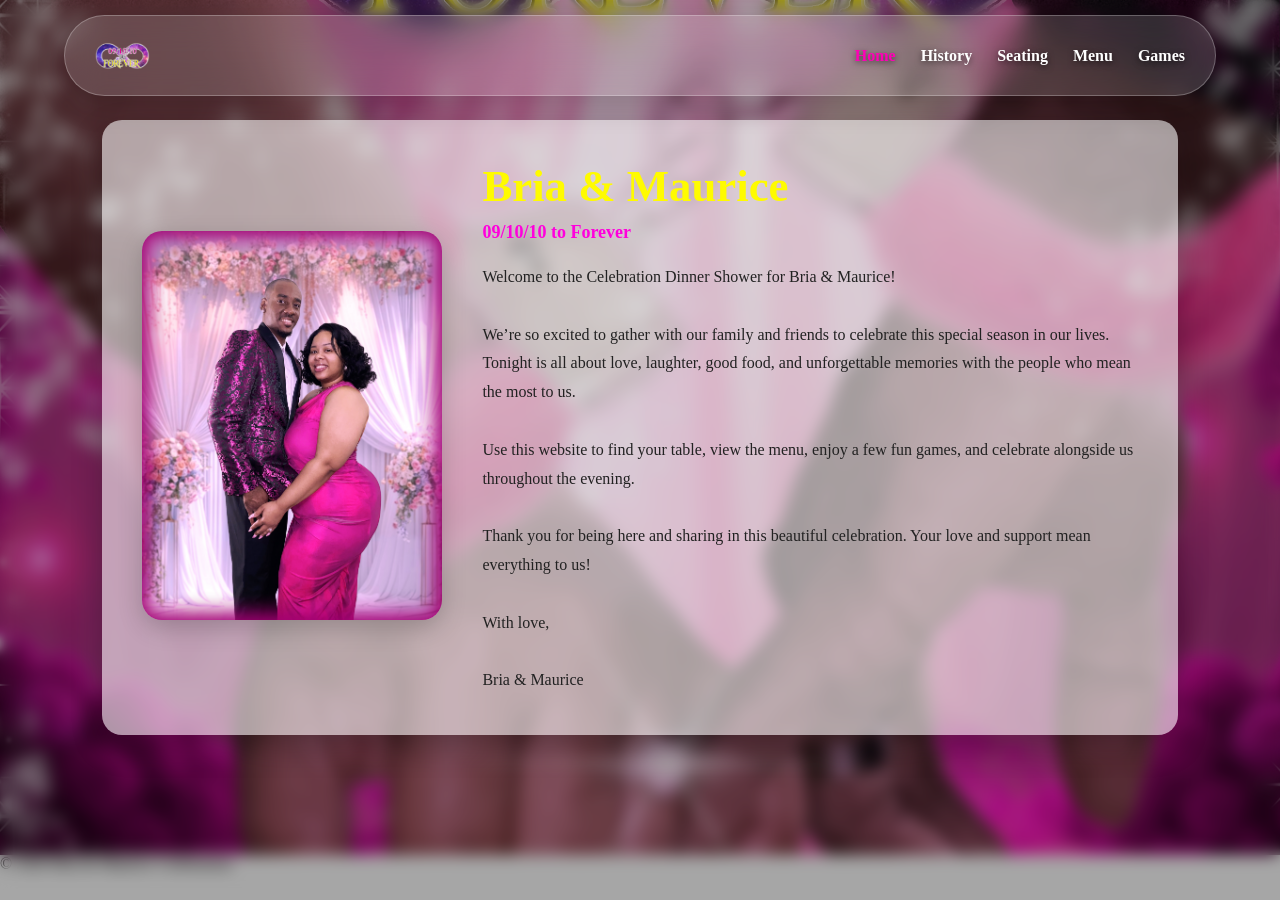
<file: index.html>
<!DOCTYPE html>
<html lang="en">
<head>
  <meta charset="UTF-8" />
  <meta name="viewport" content="width=device-width, initial-scale=1.0" />
  <title>Games - Bria & Maurice</title>
  <link rel="stylesheet" href="css/navbar.css">
  <link rel="stylesheet" href="css/style.css" />
  <link rel="stylesheet" href="css/index.css" />

</head>
<body>

<!-- NAV -->
<header class="navbar">

  <a href="index.html" class="logo">
    <img src="images/UsLogo.png" alt="Logo">
  </a>

  <nav class="nav-links">
    <a href="index.html" class="active">Home</a>
    <a href="history.html">History</a>
    <a href="seating.html">Seating</a>
    <a href="menu.html">Menu</a>
    <a href="games.html">Games</a>
  </nav>

</header>

<!-- HERO -->
<section class="hero">

  <!-- Background Overlay -->
  <div class="hero-overlay"></div>

  <!-- Hero Inner Card -->
  <div class="hero-inner">

    <!-- LEFT IMAGE -->
    <div class="hero-photo">
      <img src="images/PinkBorder.jpg" alt="Coles">
    </div>

    <!-- RIGHT TEXT -->
    <div class="hero-text">
      <p class="sub-title">Bria & Maurice</p>
      <h1>09/10/10 to Forever</h1>

      <p class="welcome-text">
        Welcome to the Celebration Dinner Shower for Bria & Maurice!<br><br>

        We’re so excited to gather with our family and friends to celebrate this special season in our lives. Tonight is all about love, laughter, good food, and unforgettable memories with the people who mean the most to us.<br><br>

        Use this website to find your table, view the menu, enjoy a few fun games, and celebrate alongside us throughout the evening.<br><br>

        Thank you for being here and sharing in this beautiful celebration. Your love and support mean everything to us!<br><br>

        With love,<br><br>
        Bria & Maurice
      </p>
    </div>

  </div>

</section>

<footer class="footer">
  © 2026 Bria & Maurice Celebration
</footer>

</body>
</html>
</file>
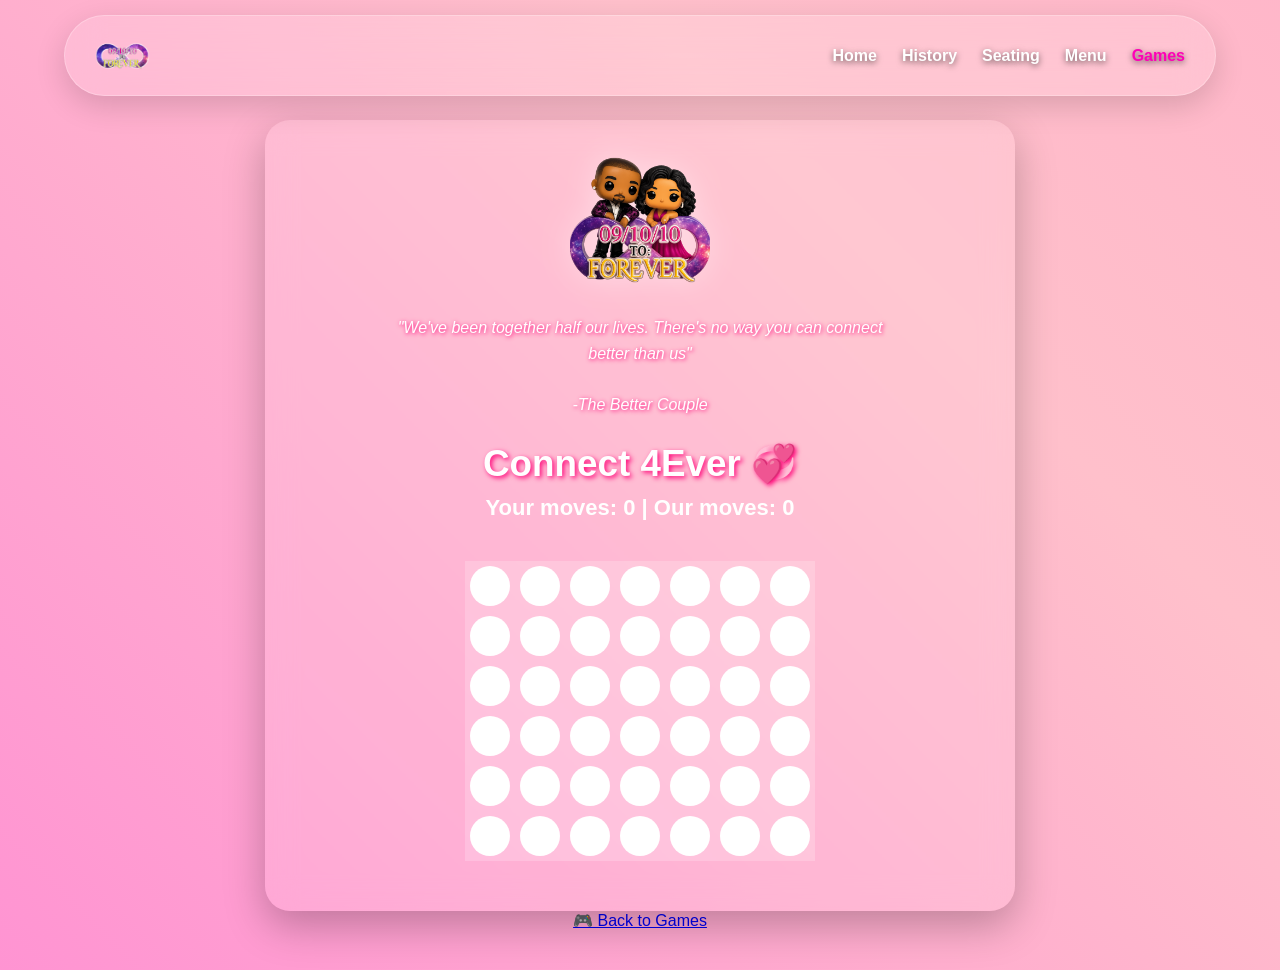
<file: Connect4Ever.html>
<!DOCTYPE html>
<html lang="en">

<head>
  <meta charset="UTF-8">
  <meta name="viewport" content="width=device-width, initial-scale=1.0">
  <title>⏺</title>
  <link rel="stylesheet" href="css/navbar.css">
  <link rel="stylesheet" href="css/style.css">
</head>

<body class="game-page">

<!-- NAV -->
<header class="navbar">

  <a href="index.html" class="logo">
    <img src="images/UsLogo.png" alt="Logo">
  </a>

  <nav class="nav-links">
    <a href="index.html">Home</a>
    <a href="history.html">History</a>
    <a href="seating.html">Seating</a>
    <a href="menu.html">Menu</a>
    <a href="games.html" class="active">Games</a>
  </nav>

</header>

<div class="game-card">

  <img
    src="images/FunkoUs4ever.png"
    class="game-logo"
    alt="Breezy Boys Logo"
  >

  <p class="game-quote">
    "We've been together half our lives.
    There's no way you can connect better than us"
    <br><br>
    -The Better Couple
  </p>

  <h1>Connect 4Ever 💞</h1>

  <div class="status" id="status">
    Your moves: 0 | Our moves: 0
  </div>

  <canvas id="gameCanvas"></canvas>

</div>

<!-- END SCREEN -->
<div class="end-screen" id="endScreen">
  <div class="end-box">
    <div class="end-title" id="endTitle"></div>
    <div class="end-msg" id="endMessage"></div>
    <button onclick="restartGame()">Play Again</button>
  </div>
</div>
</div> <!-- END .game-card -->

<a href="games.html" class="games-home-btn">
  🎮 Back to Games
</a>

<script>
const canvas = document.getElementById("gameCanvas");
const ctx = canvas.getContext("2d");

const cols = 7;
const rows = 6;
let grid = Array.from({length: rows}, () => Array(cols).fill(0));
let cellSize;
let gameOver = false;
let winner = 0;
let playerMoves = 0;
let cpuMoves = 0;
let playerTurn = true; // true when it's player's turn

const statusText = document.getElementById("status");

function resizeCanvas() {
  canvas.width = Math.min(
  document.querySelector(".game-card").clientWidth - 40,
  350
);
  canvas.height = (canvas.width / cols) * rows;
  cellSize = canvas.width / cols;
  drawBoard();
}

window.addEventListener("resize", resizeCanvas);
resizeCanvas();

function drawBoard() {
  ctx.clearRect(0,0,canvas.width,canvas.height);

  for(let r=0;r<rows;r++){
    for(let c=0;c<cols;c++){
      ctx.fillStyle="rgba(255,255,255,0.2)";
      ctx.fillRect(c*cellSize, r*cellSize, cellSize, cellSize);

      ctx.beginPath();
      ctx.arc(c*cellSize + cellSize/2, r*cellSize + cellSize/2, cellSize/2 - 5, 0, Math.PI*2);
      if(grid[r][c]===1) ctx.fillStyle="#ff43e0"; // Player
      else if(grid[r][c]===2) ctx.fillStyle="#ffff66"; // CPU
      else ctx.fillStyle="white";
      ctx.fill();
    }
  }

  statusText.textContent = `Your moves: ${playerMoves} | Our moves: ${cpuMoves}`;

  if(gameOver){
    ctx.fillStyle = "rgba(0,0,0,0.7)";
    ctx.fillRect(0, canvas.height/2 - 60, canvas.width, 120);
    ctx.fillStyle = "#fff";
    ctx.font = "22px Arial";
    ctx.textAlign = "center";
    let text = winner === 1 ? "You got LUCKY!" :
               winner === 2 ? "We Win DUH!" : "Draw!";
    ctx.fillText(text, canvas.width/2, canvas.height/2 - 10);
    ctx.font = "16px Arial";
    ctx.fillText(`Your moves: ${playerMoves} | Our moves: ${cpuMoves}`,
                 canvas.width/2, canvas.height/2 + 15);
    ctx.fillText("Click to restart", canvas.width/2, canvas.height/2 + 40);
  }
}

canvas.addEventListener("click", function(e){
  if(gameOver){
    restartGame();
    return;
  }

  if(!playerTurn) return; // can't move out of turn

  const rect = canvas.getBoundingClientRect();
  const x = e.clientX - rect.left;
  const col = Math.floor(x / cellSize);
  playerMove(col);
});

// ---------------------- ANIMATED DROP ----------------------
async function dropPieceAnimated(col, player){
  for(let r=0;r<rows;r++){
    if(grid[r][col]!==0){
      let targetRow = r-1;
      await animateDrop(col,targetRow,player);
      grid[targetRow][col]=player;
      return targetRow;
    }
  }
  let targetRow = rows-1;
  await animateDrop(col,targetRow,player);
  grid[targetRow][col]=player;
  return targetRow;
}

function animateDrop(col,row,player){
  return new Promise(resolve=>{
    let y = 0;
    const targetY = row*cellSize + cellSize/2;
    const color = player===1 ? "#ff43e0" : "#ffff66";
    function step(){
      drawBoard();
      ctx.beginPath();
      ctx.arc(col*cellSize + cellSize/2, y, cellSize/2 - 5, 0, Math.PI*2);
      ctx.fillStyle=color;
      ctx.fill();
      y+=10; // slower drop
      if(y>=targetY){
        y=targetY;
        drawBoard();
        ctx.beginPath();
        ctx.arc(col*cellSize + cellSize/2, y, cellSize/2 - 5, 0, Math.PI*2);
        ctx.fillStyle=color;
        ctx.fill();
        resolve();
      } else {
        requestAnimationFrame(step);
      }
    }
    requestAnimationFrame(step);
  });
}

// ---------------------- GAME LOGIC ----------------------
async function playerMove(col){
  if(gameOver || !playerTurn) return;
  if(grid[0][col]!==0) return; // Column full

  playerMoves++;
  playerTurn = false; // end player's turn
  await dropPieceAnimated(col,1);

  if(checkWin(1)){
    winner = 1;
    gameOver = true;
    drawBoard();
    return;
  }

  if(boardFull()){
    winner = 0;
    gameOver = true;
    drawBoard();
    return;
  }

  setTimeout(cpuTurn, 200);
}

async function cpuTurn(){
  if(gameOver) return;

  const bestMove = minimaxRoot(6,true); // very strong CPU
  cpuMoves++;
  await dropPieceAnimated(bestMove,2);

  if(checkWin(2)){
    winner = 2;
    gameOver = true;
    drawBoard();
    return;
  }

  if(boardFull()){
    winner = 0;
    gameOver = true;
  }

  playerTurn = true; // player's turn again
  drawBoard();
}

function boardFull(){
  return grid[0].every(cell=>cell!==0);
}

// ---------------------- CPU MINIMAX ----------------------
function minimaxRoot(depth,maximizingPlayer){
  let bestValue=-Infinity;
  let bestCol=null;
  const validMoves=getValidMoves();
  for(const col of validMoves){
    const row=simulateMove(col,maximizingPlayer?2:1);
    const value=minimax(depth-1,-Infinity,Infinity,false);
    undoMove(row,col);
    if(value>bestValue){
      bestValue=value;
      bestCol=col;
    }
  }
  return bestCol;
}

function minimax(depth,alpha,beta,maximizingPlayer){
  const validMoves=getValidMoves();
  if(depth===0||validMoves.length===0||checkWin(1)||checkWin(2)){
    return evaluateBoard();
  }
  if(maximizingPlayer){
    let value=-Infinity;
    for(const col of validMoves){
      const row=simulateMove(col,2);
      value=Math.max(value,minimax(depth-1,alpha,beta,false));
      undoMove(row,col);
      alpha=Math.max(alpha,value);
      if(alpha>=beta) break;
    }
    return value;
  }else{
    let value=Infinity;
    for(const col of validMoves){
      const row=simulateMove(col,1);
      value=Math.min(value,minimax(depth-1,alpha,beta,true));
      undoMove(row,col);
      beta=Math.min(beta,value);
      if(beta<=alpha) break;
    }
    return value;
  }
}

function getValidMoves(){
  const moves=[];
  for(let c=0;c<cols;c++){
    if(grid[0][c]===0) moves.push(c);
  }
  return moves;
}

function simulateMove(col,player){
  for(let r=rows-1;r>=0;r--){
    if(grid[r][col]===0){
      grid[r][col]=player;
      return r;
    }
  }
  return null;
}
function undoMove(row,col){ grid[row][col]=0; }

function evaluateBoard(){
  let score=0;
  for(let r=0;r<rows;r++){
    if(grid[r][3]===2) score+=5;
    if(grid[r][3]===1) score-=5;
  }
  score+=evaluateLines();
  return score;
}

function evaluateLines(){
  let score=0;
  function scoreWindow(window){
    const cpu=window.filter(v=>v===2).length;
    const player=window.filter(v=>v===1).length;
    const empty=window.filter(v=>v===0).length;
    if(cpu===4) score+=1000;
    else if(cpu===3 && empty===1) score+=50;
    else if(cpu===2 && empty===2) score+=10;
    if(player===3 && empty===1) score-=80;
    else if(player===2 && empty===2) score-=10;
  }

  for(let r=0;r<rows;r++){
    for(let c=0;c<cols-3;c++){
      scoreWindow([grid[r][c],grid[r][c+1],grid[r][c+2],grid[r][c+3]]);
    }
  }
  for(let c=0;c<cols;c++){
    for(let r=0;r<rows-3;r++){
      scoreWindow([grid[r][c],grid[r+1][c],grid[r+2][c],grid[r+3][c]]);
    }
  }
  for(let r=0;r<rows-3;r++){
    for(let c=0;c<cols-3;c++){
      scoreWindow([grid[r][c],grid[r+1][c+1],grid[r+2][c+2],grid[r+3][c+3]]);
    }
  }
  for(let r=0;r<rows-3;r++){
    for(let c=3;c<cols;c++){
      scoreWindow([grid[r][c],grid[r+1][c-1],grid[r+2][c-2],grid[r+3][c-3]]);
    }
  }
  return score;
}

function checkWin(player){
  for(let r=0;r<rows;r++){
    for(let c=0;c<cols-3;c++){
      if(grid[r][c]===player && grid[r][c+1]===player && grid[r][c+2]===player && grid[r][c+3]===player) return true;
    }
  }
  for(let c=0;c<cols;c++){
    for(let r=0;r<rows-3;r++){
      if(grid[r][c]===player && grid[r+1][c]===player && grid[r+2][c]===player && grid[r+3][c]===player) return true;
    }
  }
  for(let r=0;r<rows-3;r++){
    for(let c=0;c<cols-3;c++){
      if(grid[r][c]===player && grid[r+1][c+1]===player && grid[r+2][c+2]===player && grid[r+3][c+3]===player) return true;
    }
  }
  for(let r=0;r<rows-3;r++){
    for(let c=3;c<cols;c++){
      if(grid[r][c]===player && grid[r+1][c-1]===player && grid[r+2][c-2]===player && grid[r+3][c-3]===player) return true;
    }
  }
  return false;
}

function restartGame(){
  grid=Array.from({length: rows},()=>Array(cols).fill(0));
  gameOver=false;
  winner=0;
  playerMoves=0;
  cpuMoves=0;
  playerTurn = true;
  drawBoard();
}

drawBoard();
</script>

</body>
</html>
</file>
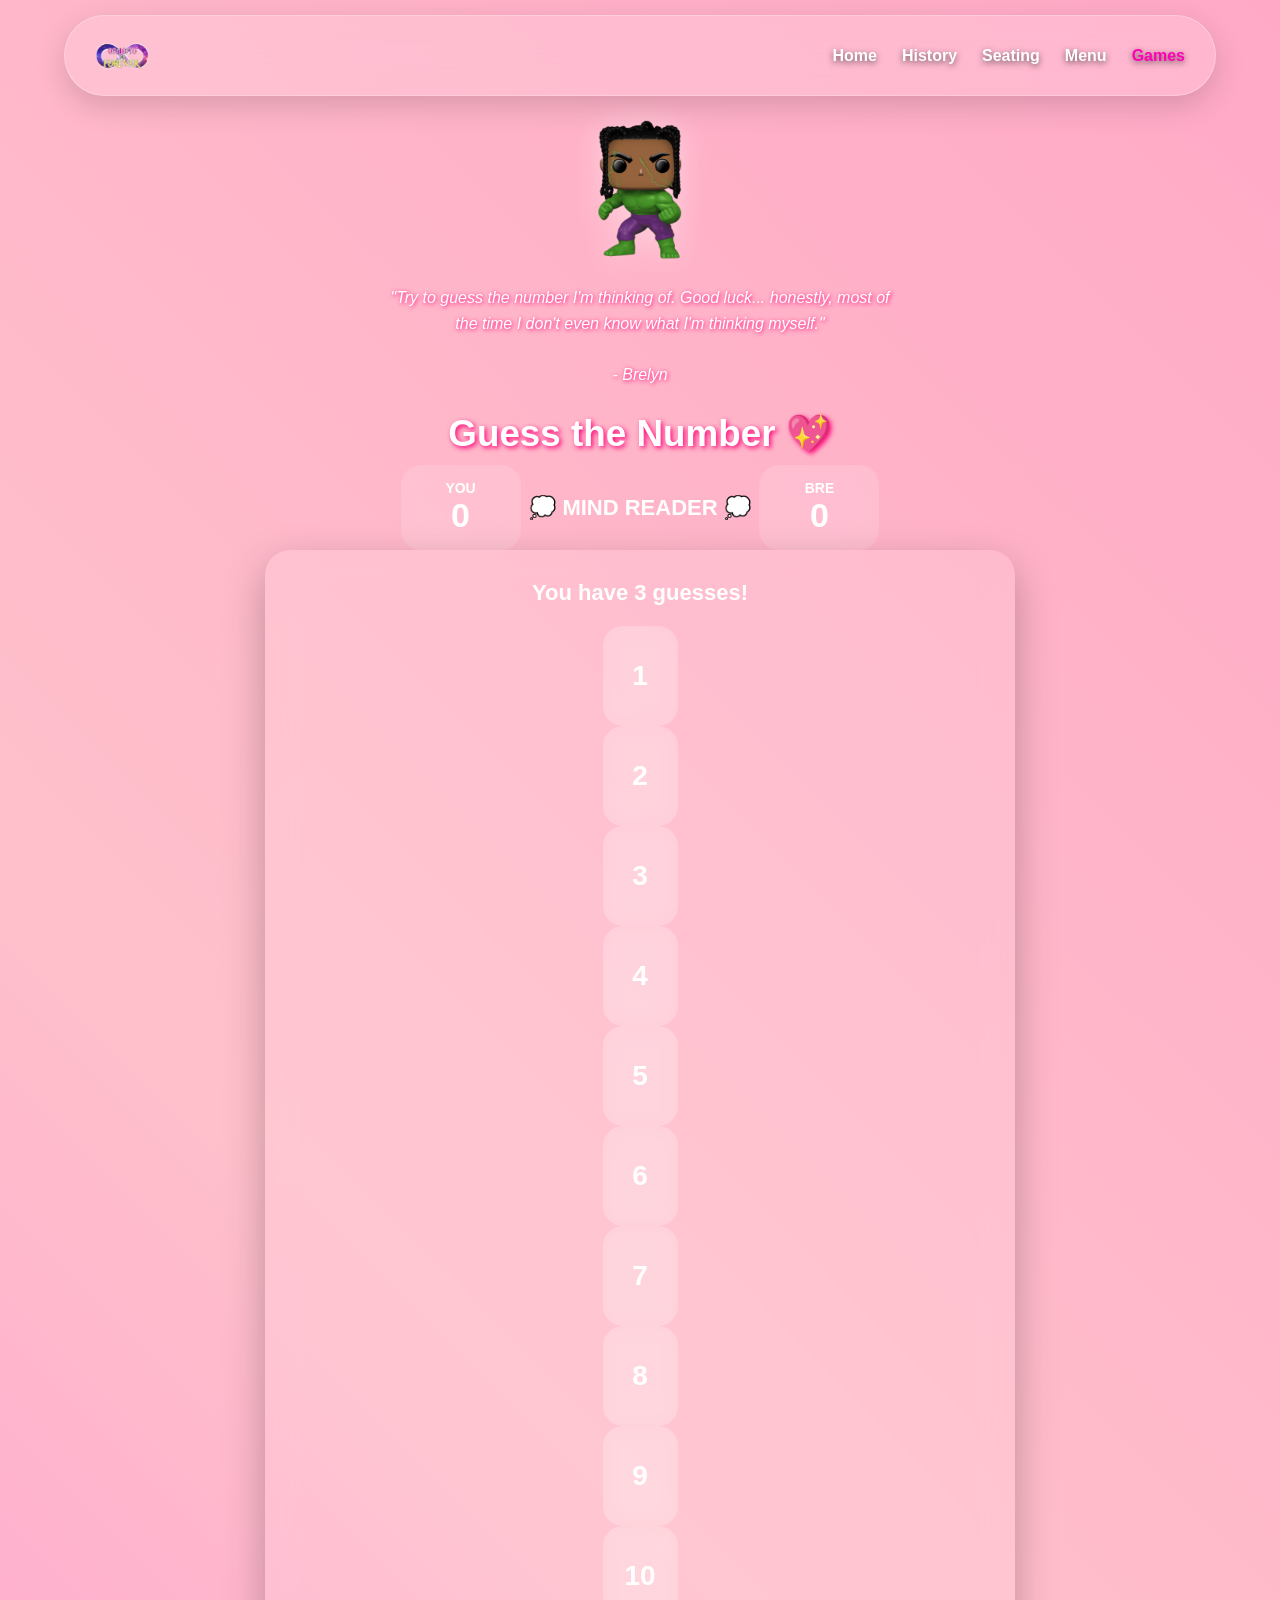
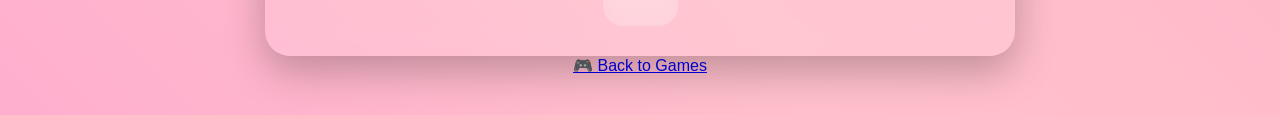
<file: GuesstheNumber.html>
<!DOCTYPE html>
<html lang="en">

<head>
  <meta charset="UTF-8">
  <meta name="viewport" content="width=device-width, initial-scale=1.0">

  <title>🪨📄✂️ Rock Paper Scissors</title>

  <!-- ONLY YOUR TWO CSS FILES -->
  <link rel="stylesheet" href="css/navbar.css">
  <link rel="stylesheet" href="css/style.css">
</head>

<body class="game-page">

  <!-- NAVBAR -->
  <header class="navbar">

    <a href="index.html" class="logo">
      <img src="images/UsLogo.png" alt="Logo">
    </a>

    <nav class="nav-links">
      <a href="index.html">Home</a>
      <a href="history.html">History</a>
      <a href="seating.html">Seating</a>
      <a href="menu.html">Menu</a>
      <a href="games.html" class="active">Games</a>
    </nav>

  </header>

  <!-- GAME HEADER -->
  <img src="images/DeuceHulk.png" class="game-logo" alt="Bre">

  <p class="game-quote">
    "Try to guess the number I'm thinking of.
    Good luck... honestly, most of the time I don't even know what I'm thinking myself."
    <br><br>
    - Brelyn
  </p>

  <h1>Guess the Number 💖</h1>

  <!-- SCOREBOARD -->
  <div class="scoreboard">

    <div class="score-box">
      <h3>YOU</h3>
      <span id="playerWins">0</span>
    </div>

    <div class="middle-box">
      💭 MIND READER 💭
    </div>

    <div class="score-box">
      <h3>BRE</h3>
      <span id="breWins">0</span>
    </div>

  </div>

  <!-- GAME AREA -->
  <div class="game-card">

    <div id="status" class="status">
      You have 3 guesses!
    </div>

    <div id="cards"></div>

  </div>

  <!-- END SCREEN -->
  <div class="end-screen" id="endScreen">

    <div class="end-box">

      <div class="end-title" id="endTitle"></div>

      <div class="end-msg" id="endMessage"></div>

      <button onclick="initGame()">
        🔄 Play Again
      </button>

    </div>

  </div>

  <!-- BACK BUTTON -->
  <a href="games.html" class="games-home-btn">
    🎮 Back to Games
  </a>

  <!-- SCRIPT -->
  <script>
    const cardsContainer = document.getElementById("cards");
    const status = document.getElementById("status");

    let numberToGuess;
    let guessesLeft;

    let playerWins = 0;
    let breWins = 0;

    function initGame(){

      cardsContainer.innerHTML = "";
      guessesLeft = 3;

      numberToGuess = Math.floor(Math.random() * 10) + 1;

      status.textContent = `You have ${guessesLeft} guesses!`;

      document.getElementById("endScreen").style.display = "none";

      for(let i = 1; i <= 10; i++){

        const card = document.createElement("div");
        card.classList.add("card");
        card.textContent = i;

        card.addEventListener("click", () => makeGuess(i));

        cardsContainer.appendChild(card);
      }
    }

    function makeGuess(guess){

      if(guessesLeft <= 0) return;

      guessesLeft--;

      if(guess === numberToGuess){

        playerWins++;
        document.getElementById("playerWins").textContent = playerWins;

        endGame(true);

      } else if(guessesLeft > 0){

        status.textContent =
          `Wrong! ${guessesLeft} guess${guessesLeft > 1 ? "es" : ""} left.`;

      } else {

        breWins++;
        document.getElementById("breWins").textContent = breWins;

        endGame(false);
      }
    }

    function endGame(win){

      const endScreen = document.getElementById("endScreen");
      const endTitle = document.getElementById("endTitle");
      const endMessage = document.getElementById("endMessage");

      if(win){
        endTitle.textContent = "😡 REMATCH!";
        endMessage.textContent =
          `You guessed my number! It was ${numberToGuess}.`;
      } else {
        endTitle.textContent = "😂 You're TRASH!";
        endMessage.textContent =
          `My number was ${numberToGuess}.`;
      }

      endScreen.style.display = "flex";
    }

    initGame();
  </script>

</body>
</html>
</file>
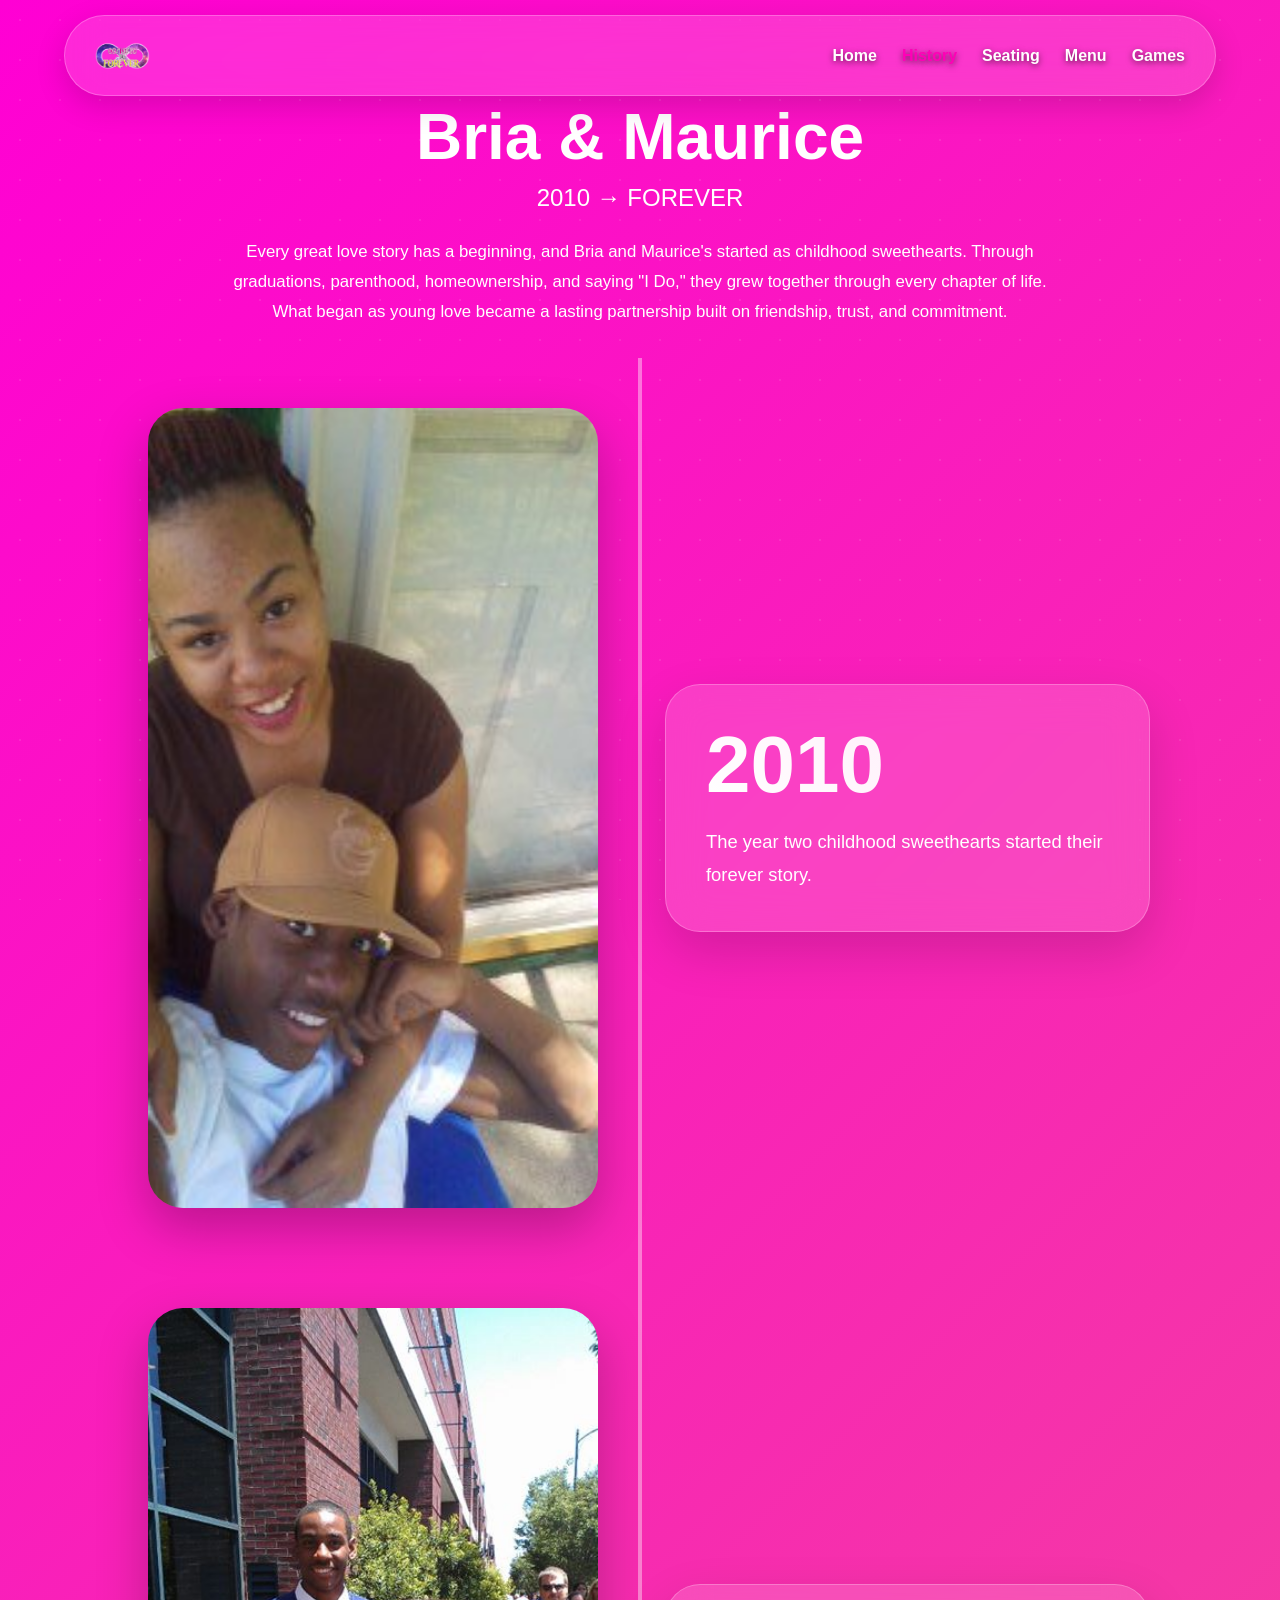
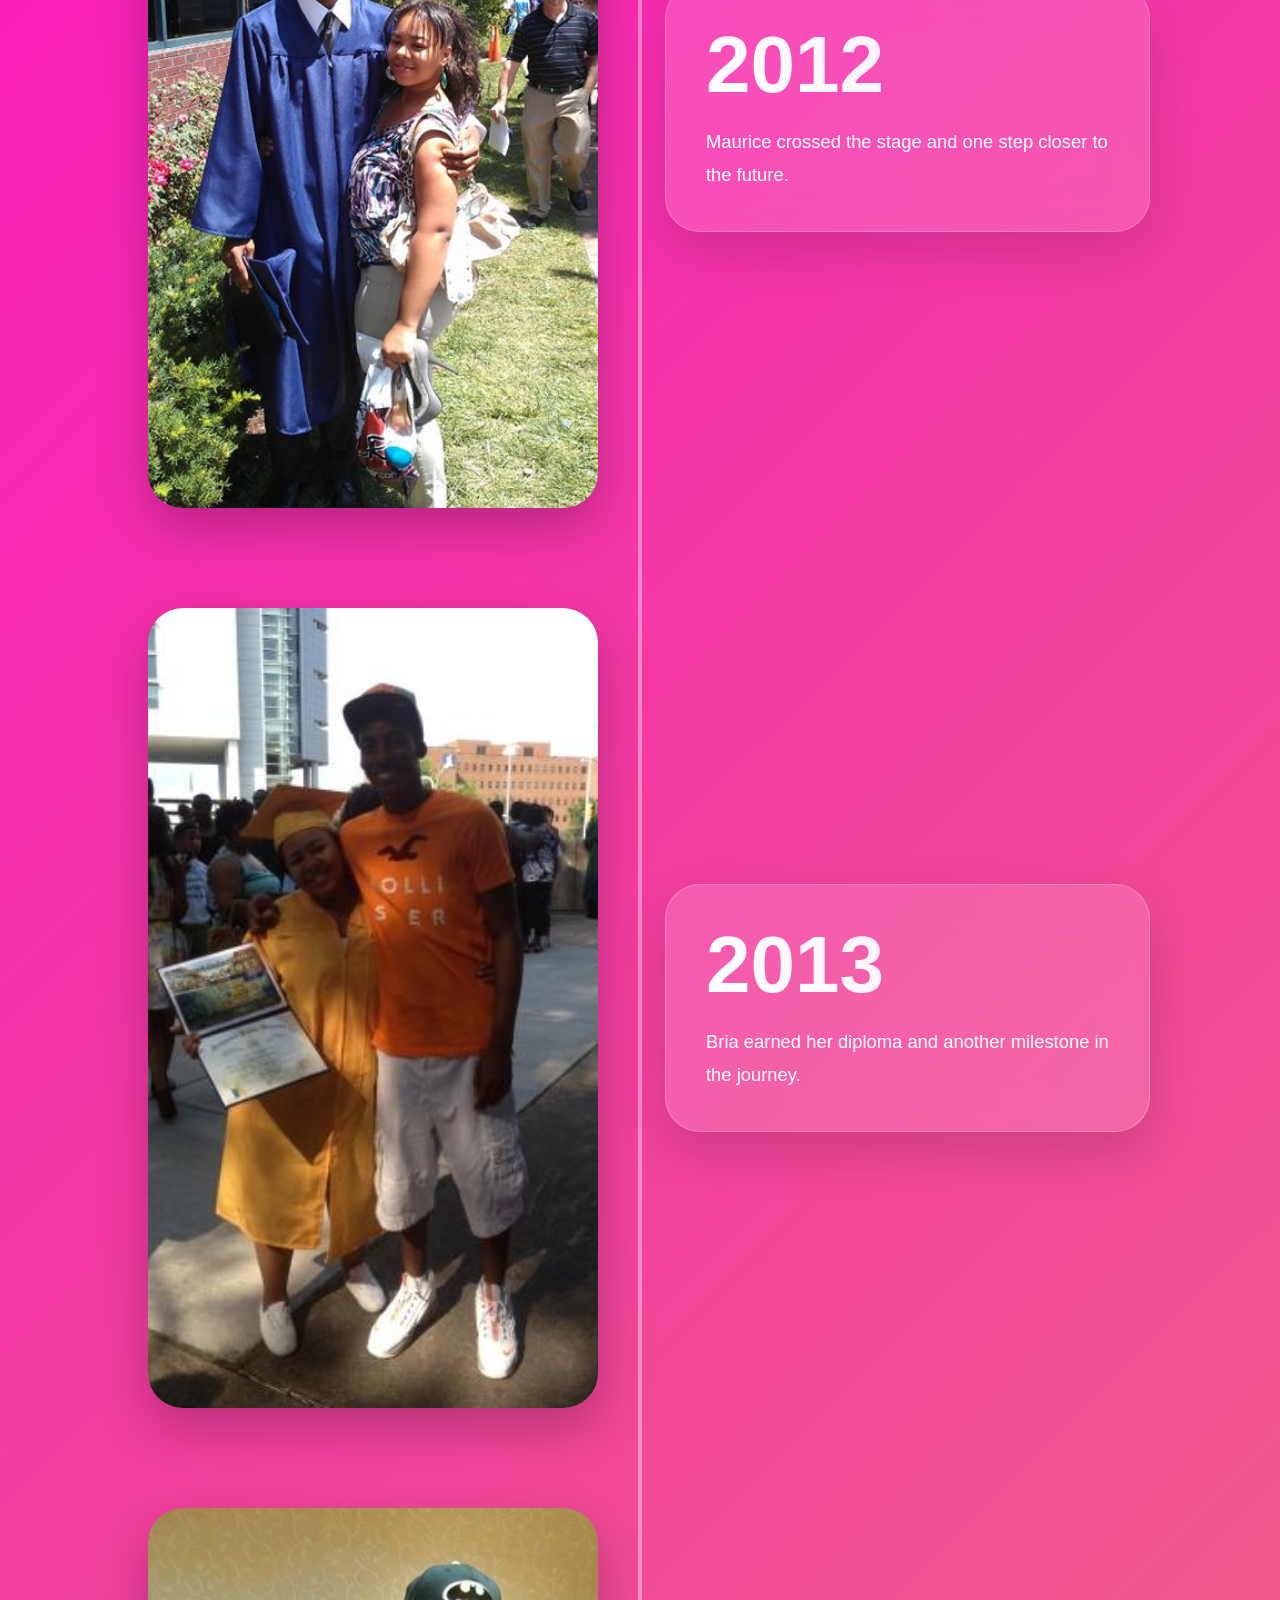
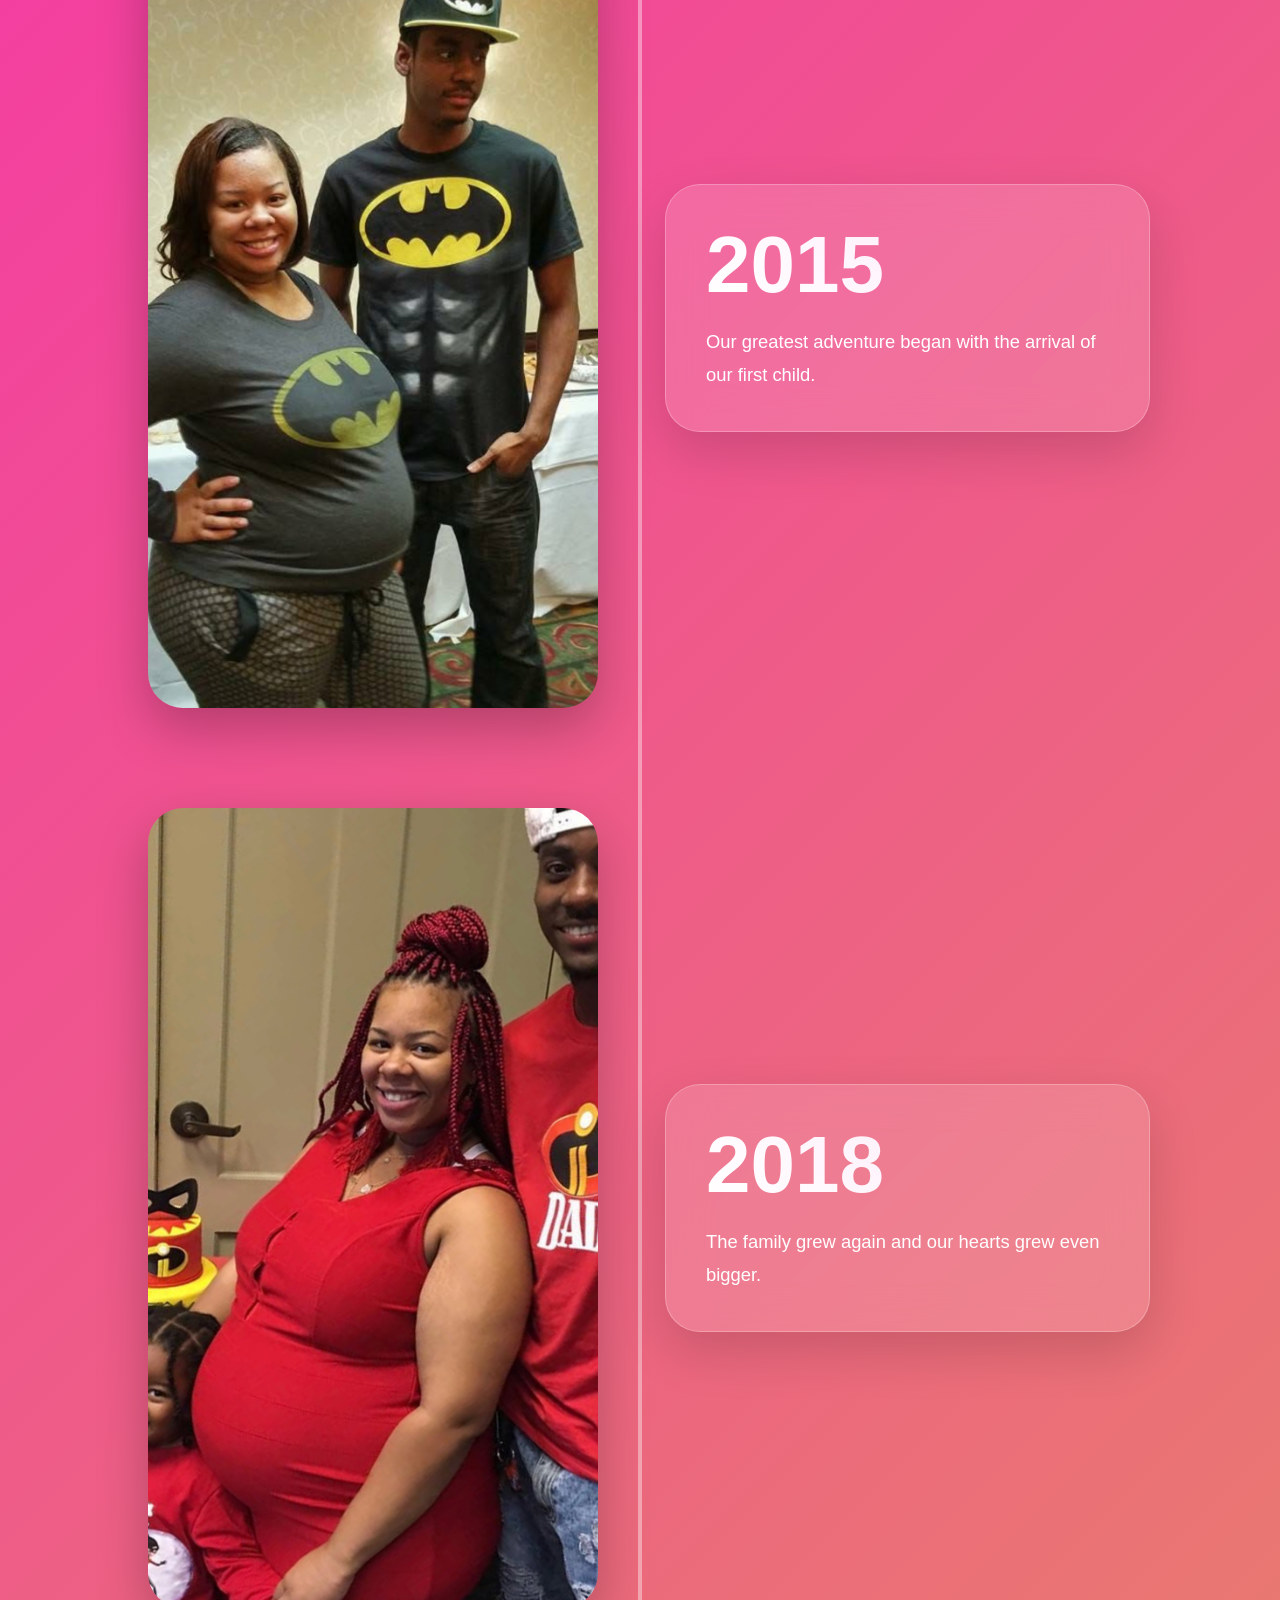
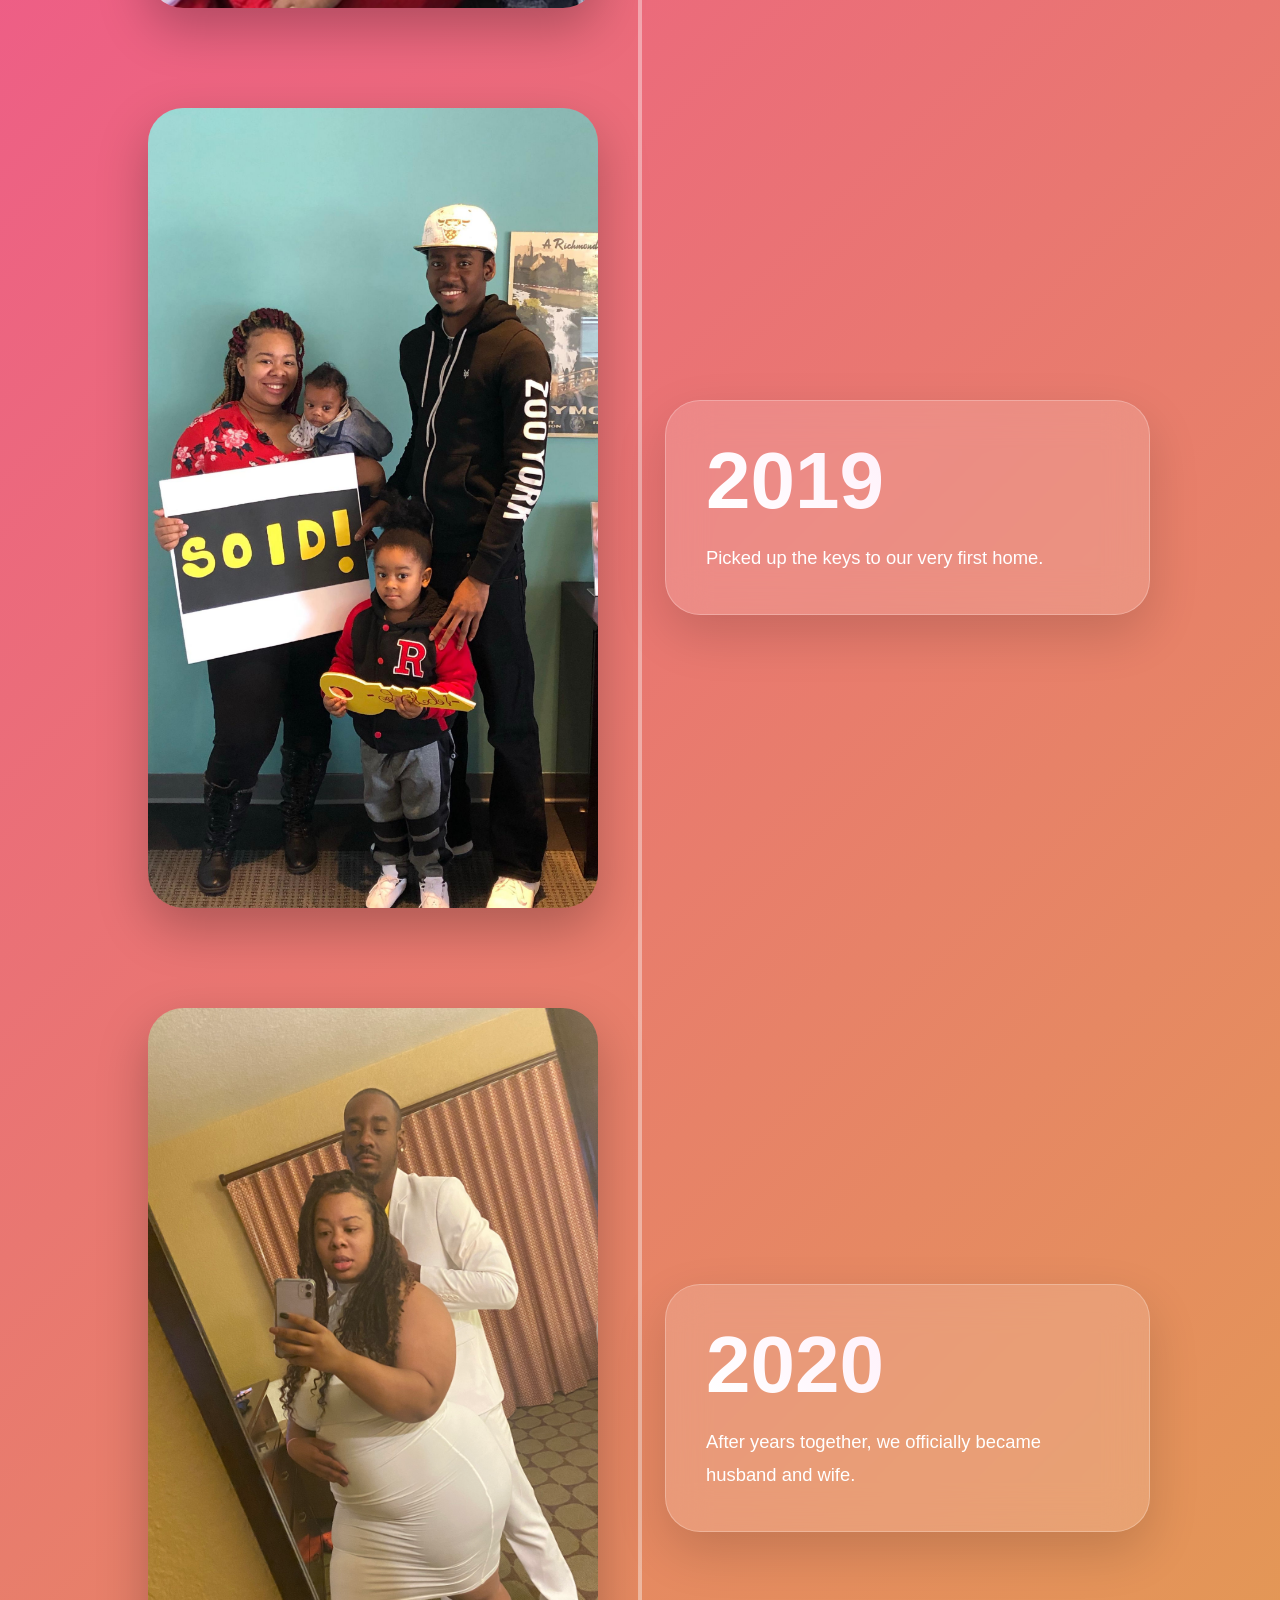
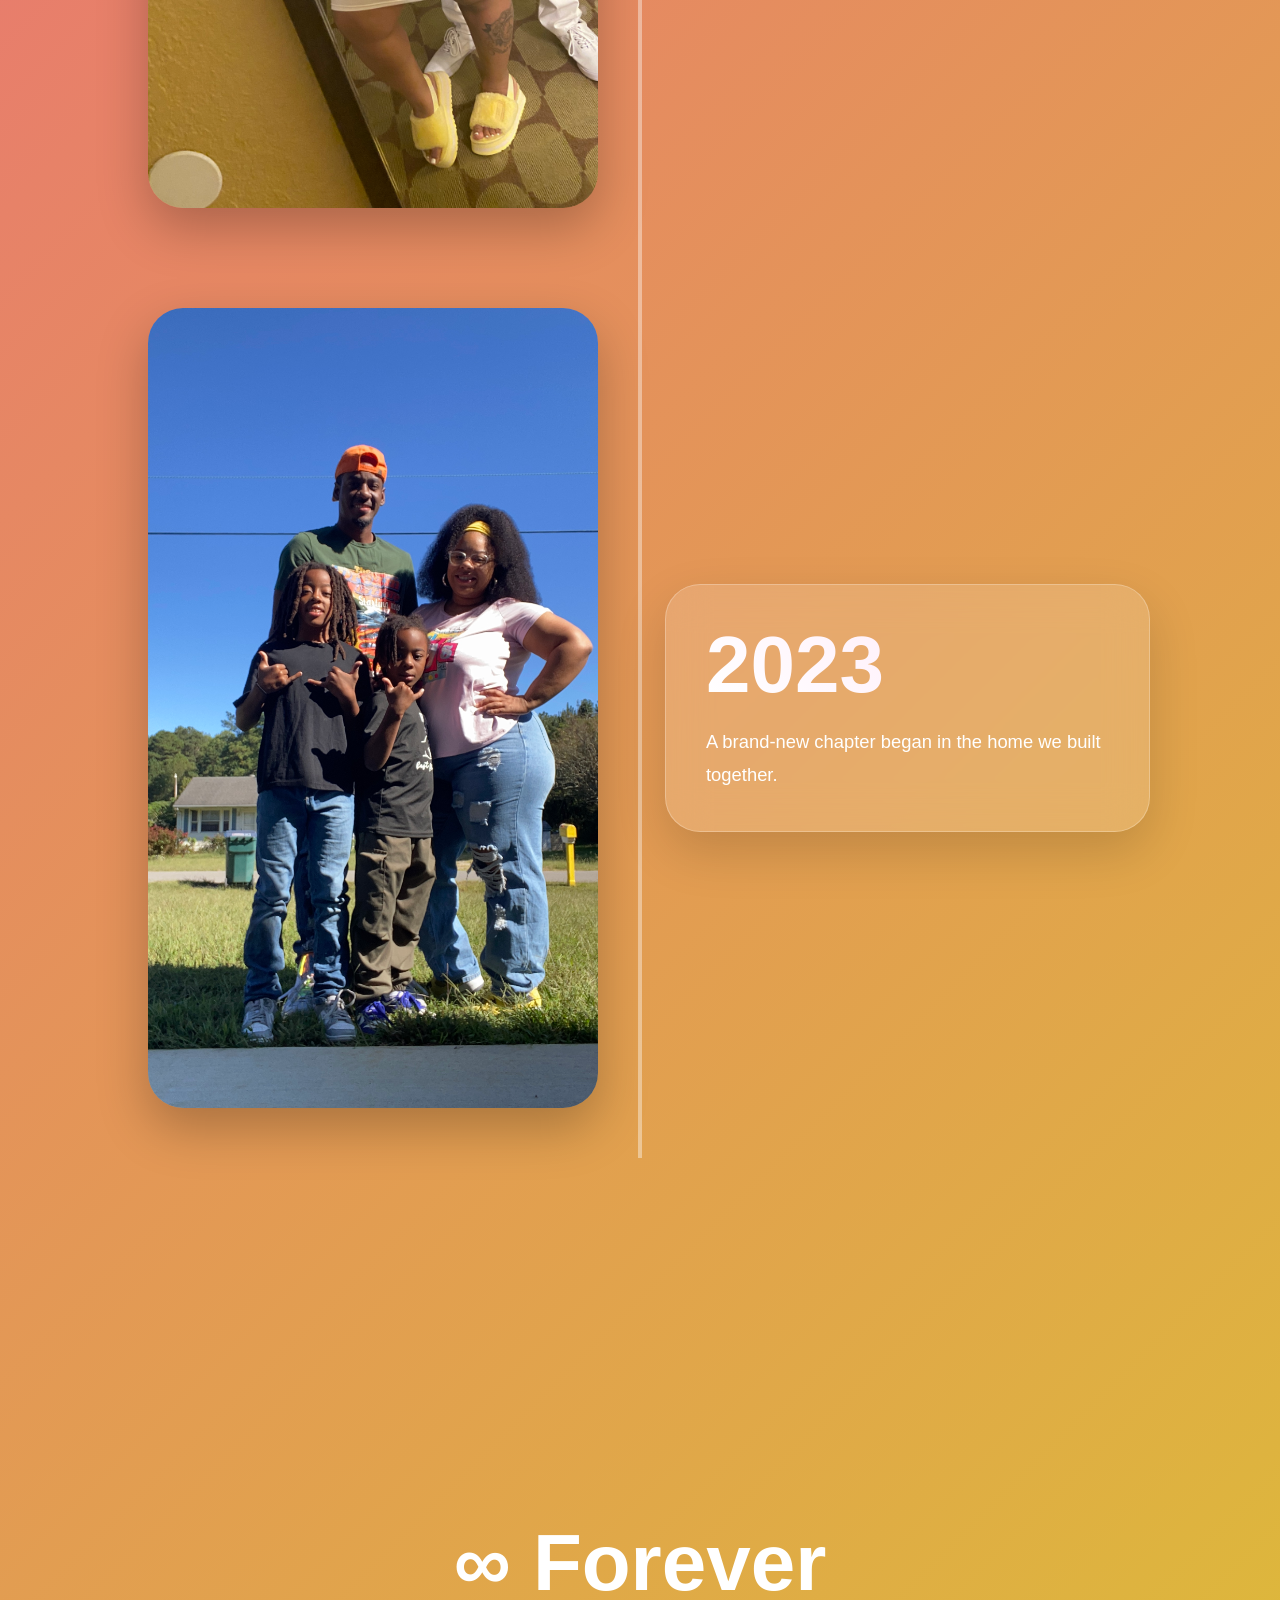
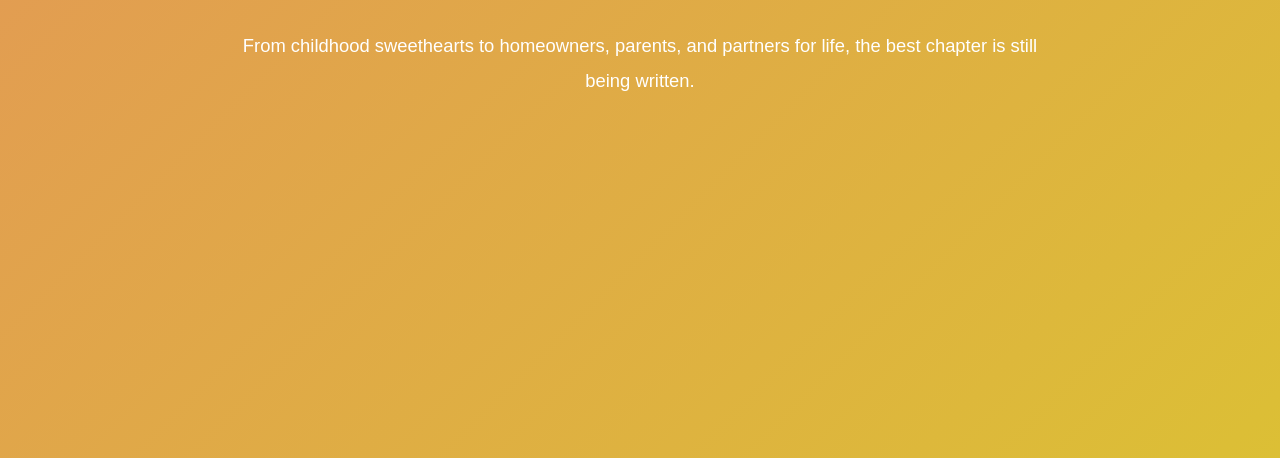
<file: history.html>
<!DOCTYPE html>
<html lang="en">
<head>
  <meta charset="UTF-8">
  <meta name="viewport" content="width=device-width, initial-scale=1.0">
  <title>History - Bria & Maurice</title>
  <link rel="stylesheet" href="css/navbar.css">
  <link rel="stylesheet" href="css/history.css">
</head>

<body class="history-page">

<!-- NAV -->
<header class="navbar">

  <a href="index.html" class="logo">
    <img src="images/UsLogo.png" alt="Logo">
  </a>

  <nav class="nav-links">
    <a href="index.html">Home</a>
    <a href="history.html" class="active">History</a>
    <a href="seating.html">Seating</a>
    <a href="menu.html">Menu</a>
    <a href="games.html">Games</a>
  </nav>

</header>

<!-- HERO -->
<section class="hero">

  <h1>Bria & Maurice</h1>

  <p class="hero-years">
    2010 → FOREVER
  </p>

  <span class="hero-text">
    Every great love story has a beginning, and Bria and Maurice's started as
    childhood sweethearts. Through graduations, parenthood, homeownership,
    and saying "I Do," they grew together through every chapter of life.
    What began as young love became a lasting partnership built on friendship,
    trust, and commitment.
  </span>

</section>

<!-- TIMELINE -->
<div class="timeline">

  <!-- 2010 -->
  <section class="year-slide">

    <div class="year-image">
      <img src="images/2010.jpg" alt="2010">
    </div>

    <div class="year-content">
      <h2>2010</h2>
      <p>
        The year two childhood sweethearts started their forever story.
      </p>
    </div>

  </section>

  <!-- 2012 -->
  <section class="year-slide">

    <div class="year-image">
      <img src="images/2012.jpg" alt="2012">
    </div>

    <div class="year-content">
      <h2>2012</h2>
      <p>
        Maurice crossed the stage and one step closer to the future.
      </p>
    </div>

  </section>

  <!-- 2013 -->
  <section class="year-slide">

    <div class="year-image">
      <img src="images/2013.jpg" alt="2013">
    </div>

    <div class="year-content">
      <h2>2013</h2>
      <p>
        Bria earned her diploma and another milestone in the journey.
      </p>
    </div>

  </section>

  <!-- 2015 -->
  <section class="year-slide">

    <div class="year-image">
      <img src="images/2015.PNG.jpg" alt="2015">
    </div>

    <div class="year-content">
      <h2>2015</h2>
      <p>
        Our greatest adventure began with the arrival of our first child.
      </p>
    </div>

  </section>

  <!-- 2018 -->
  <section class="year-slide">

    <div class="year-image">
      <img src="images/2018.jpg" alt="2018">
    </div>

    <div class="year-content">
      <h2>2018</h2>
      <p>
        The family grew again and our hearts grew even bigger.
      </p>
    </div>

  </section>

  <!-- 2019 -->
  <section class="year-slide">

    <div class="year-image">
      <img src="images/2019.jpg" alt="2019">
    </div>

    <div class="year-content">
      <h2>2019</h2>
      <p>
        Picked up the keys to our very first home.
      </p>
    </div>

  </section>

  <!-- 2020 -->
  <section class="year-slide">

    <div class="year-image">
      <img src="images/2020.jpeg" alt="2020">
    </div>

    <div class="year-content">
      <h2>2020</h2>
      <p>
        After years together, we officially became husband and wife.
      </p>
    </div>

  </section>

  <!-- 2023 -->
  <section class="year-slide">

    <div class="year-image">
      <img src="images/2023.jpeg" alt="2023">
    </div>

    <div class="year-content">
      <h2>2023</h2>
      <p>
        A brand-new chapter began in the home we built together.
      </p>
    </div>

  </section>

</div>

<!-- FOREVER -->
<section class="future-slide">

  <h2>∞ Forever</h2>

  <p>
    From childhood sweethearts to homeowners, parents, and partners for life,
    the best chapter is still being written.
  </p>

</section>

<!-- SWIPE SCRIPT -->
<script>
const slides = document.querySelectorAll(
  '.hero, .year-slide, .future-slide'
);

let currentSlide = 0;
let startY = 0;

function goToSlide(index){
  if(index < 0 || index >= slides.length) return;

  currentSlide = index;

  slides[currentSlide].scrollIntoView({
    behavior: 'smooth'
  });
}

window.addEventListener('touchstart', e => {
  startY = e.touches[0].clientY;
});

window.addEventListener('touchend', e => {

  const endY = e.changedTouches[0].clientY;
  const diff = startY - endY;

  if(diff > 60){
    goToSlide(currentSlide + 1);
  }

  if(diff < -60){
    goToSlide(currentSlide - 1);
  }

});
</script>

</body>
</html>
</file>
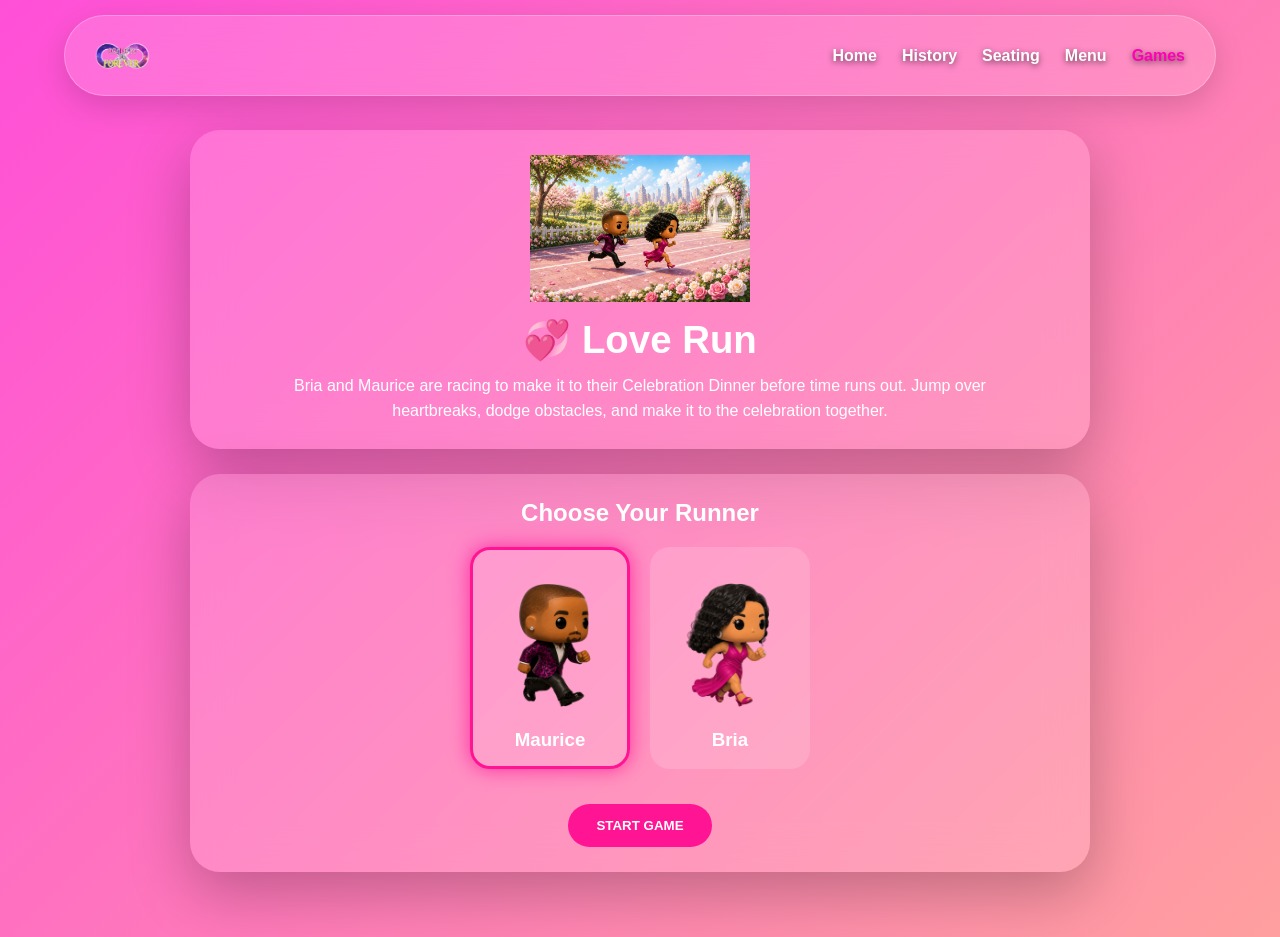
<file: loverun.html>
<!DOCTYPE html>
<html lang="en">

<head>
  <meta charset="UTF-8">
  <meta name="viewport" content="width=device-width, initial-scale=1.0">
  <title>💞 Love Run</title>

  <link rel="stylesheet" href="css/navbar.css">
  <link rel="stylesheet" href="css/loverun.css">
</head>

<body class="game-page">

  <!-- NAV -->
  <header class="navbar">

    <a href="index.html" class="logo">
      <img src="images/UsLogo.png" alt="Logo">
    </a>

    <nav class="nav-links">
      <a href="index.html">Home</a>
      <a href="history.html">History</a>
      <a href="seating.html">Seating</a>
      <a href="menu.html">Menu</a>
      <a href="games.html" class="active">Games</a>
    </nav>

  </header>

  <!-- HERO -->
  <section class="game-hero">

    <img
      src="images/LoveRun.png"
      alt="Bria and Maurice"
      class="hero-image"
    >

    <h1>💞 Love Run</h1>

    <p>
      Bria and Maurice are racing to make it to their Celebration Dinner
      before time runs out. Jump over heartbreaks, dodge obstacles,
      and make it to the celebration together.
    </p>

  </section>

  <!-- CHARACTER SELECT -->
  <div id="selectScreen" class="screen">

    <h2>Choose Your Runner</h2>

    <div class="character-grid">

      <div class="character selected"
           id="himCard"
           onclick="choose('him')">

        <img src="images/HimRunner.png" alt="Maurice">

        <h3>Maurice</h3>

      </div>

      <div class="character"
           id="herCard"
           onclick="choose('her')">

        <img src="images/HerRunner.png" alt="Bria">

        <h3>Bria</h3>

      </div>

    </div>

    <button onclick="startGame()">
      START GAME
    </button>

  </div>

  <!-- GAME -->
  <div id="gameScreen" class="screen hidden">

    <div class="score">
      Score:
      <span id="score">0</span>
    </div>

    <canvas
      id="game"
      width="800"
      height="350">
    </canvas>

    <button onclick="jump()">
      JUMP
    </button>

  </div>

  <!-- GAME OVER -->
  <div id="gameOverScreen"
       class="screen hidden">

    <h1>💔 GAME OVER</h1>

    <h2 id="finalScore">
      Score: 0
    </h2>

    <button onclick="playAgain()">
      PLAY AGAIN
    </button>

    <button onclick="changeRunner()">
      CHANGE RUNNER
    </button>

  </div>

  <script src="js/loverun.js"></script>

</body>
</html>
</file>
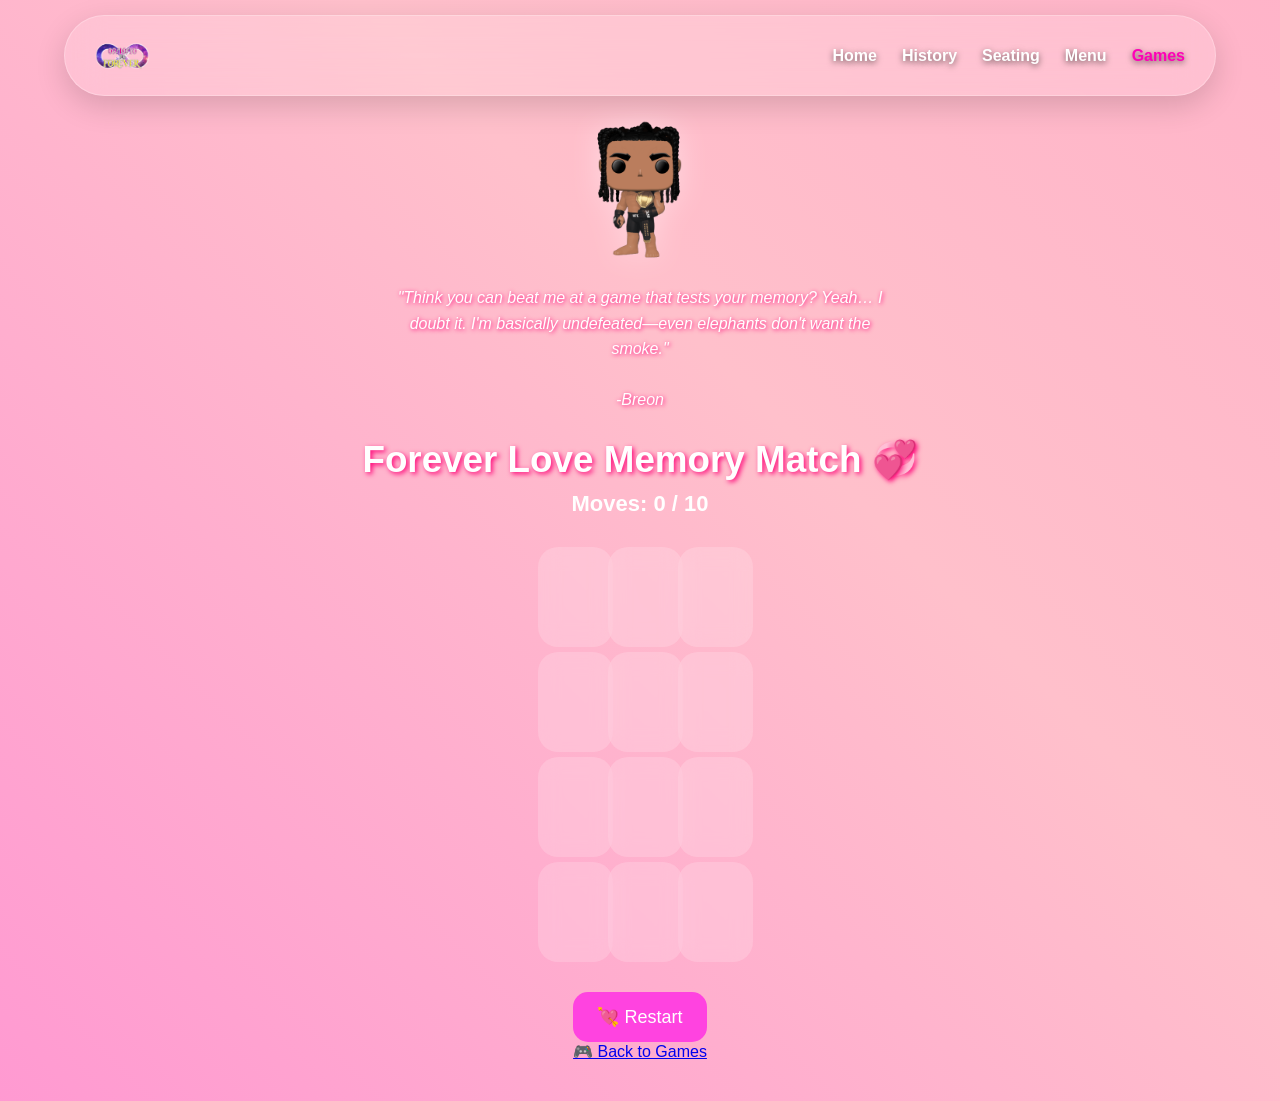
<file: Memory.html>
<!DOCTYPE html>
<html lang="en">

<head>
  <meta charset="UTF-8">
  <meta name="viewport" content="width=device-width, initial-scale=1.0">
  <title>⏺</title>
  <link rel="stylesheet" href="css/navbar.css">
  <link rel="stylesheet" href="css/style.css">
</head>

<body class="game-page">

<!-- NAV -->
<header class="navbar">

  <a href="index.html" class="logo">
    <img src="images/UsLogo.png" alt="Logo">
  </a>

  <nav class="nav-links">
    <a href="index.html">Home</a>
    <a href="history.html">History</a>
    <a href="seating.html">Seating</a>
    <a href="menu.html">Menu</a>
    <a href="games.html" class="active">Games</a>
  </nav>

</header>

  <img src="images/BreezyUFC.png" class="game-logo">

  <p class="game-quote">
    "Think you can beat me at a game that tests your memory?
    Yeah… I doubt it. I'm basically undefeated—even elephants don't want the smoke."
    <br><br>
    -Breon </p>
  <h1>Forever Love Memory Match 💞</h1>

  <div class="status" id="status">
    Moves: 0 / 10
  </div>

  <div class="game-container" id="game">
  12 cards
</div>

  <button class="restart-btn" onclick="restartGame()">
    💘 Restart
  </button>

  <!-- WIN / LOSE SCREEN -->
  <div class="end-screen" id="endScreen">
    <div class="end-box">
      <div class="end-title" id="endTitle"></div>
      <div class="end-message" id="endMessage"></div>
      <button onclick="restartGame()">🔄 Play Again</button>
    </div>
  </div>
<a href="games.html" class="games-home-btn">
  🎮 Back to Games
</a>

  <script>

    
    const emojis = ["💋", "💍", "💌", "💛", "🌹", "💘"];
    let cards = [...emojis, ...emojis];

    let flippedCards = [];
    let matchedCards = [];
    let moves = 0;
    const maxMoves = 10; // 🌟 NEW VALUE

    const gameContainer = document.getElementById("game");
    const statusText = document.getElementById("status");

    const endScreen = document.getElementById("endScreen");
    const endTitle = document.getElementById("endTitle");
    const endMessage = document.getElementById("endMessage");

    function shuffle(array) {
      for (let i = array.length - 1; i > 0; i--) {
        const j = Math.floor(Math.random() * (i + 1));
        [array[i], array[j]] = [array[j], array[i]];
      }
      return array;
    }

    function showEndScreen(win) {
      if (win) {
        endTitle.textContent = "💖 You Cheater, I never  lose!";
        endMessage.textContent = `You beat me in ${moves} moves!`;
      } else {
        endTitle.textContent = "🤣 Ha Ha, what a LOSER!";
        endMessage.textContent = `You ran out of moves (${maxMoves}).`;
      }
      endScreen.style.display = "flex";
    }

    function startGame() {
      endScreen.style.display = "none";
      gameContainer.innerHTML = "";
      moves = 0;
      flippedCards = [];
      matchedCards = [];
      updateStatus();
      cards = shuffle([...emojis, ...emojis]);

      cards.forEach((emoji, index) => {
        const card = document.createElement("div");
        card.classList.add("card");
        card.dataset.emoji = emoji;
        card.dataset.index = index;
        card.addEventListener("click", flipCard);
        gameContainer.appendChild(card);
      });
    }

    function flipCard() {
      const card = this;
      if (flippedCards.length < 2 && !card.classList.contains("flipped") && !matchedCards.includes(card)) {
        card.classList.add("flipped");
        card.textContent = card.dataset.emoji;
        flippedCards.push(card);

        if (flippedCards.length === 2) {
          moves++;
          updateStatus();
          checkForMatch();
        }
      }
    }

    function checkForMatch() {
      const [first, second] = flippedCards;

      if (first.dataset.emoji === second.dataset.emoji) {
        matchedCards.push(first, second);
        flippedCards = [];

        if (matchedCards.length === cards.length) {
          setTimeout(() => showEndScreen(true), 300);
        }

      } else {
        setTimeout(() => {
          flippedCards.forEach(card => {
            card.classList.remove("flipped");
            card.textContent = "";
          });
          flippedCards = [];
        }, 650);
      }

      if (moves >= maxMoves && matchedCards.length < cards.length) {
        setTimeout(() => showEndScreen(false), 300);
      }
    }

    function updateStatus() {
      statusText.textContent = `Moves: ${moves} / ${maxMoves}`;
    }

    function restartGame() {
      startGame();
    }

    startGame();
  </script>

</body>
</html>
</file>
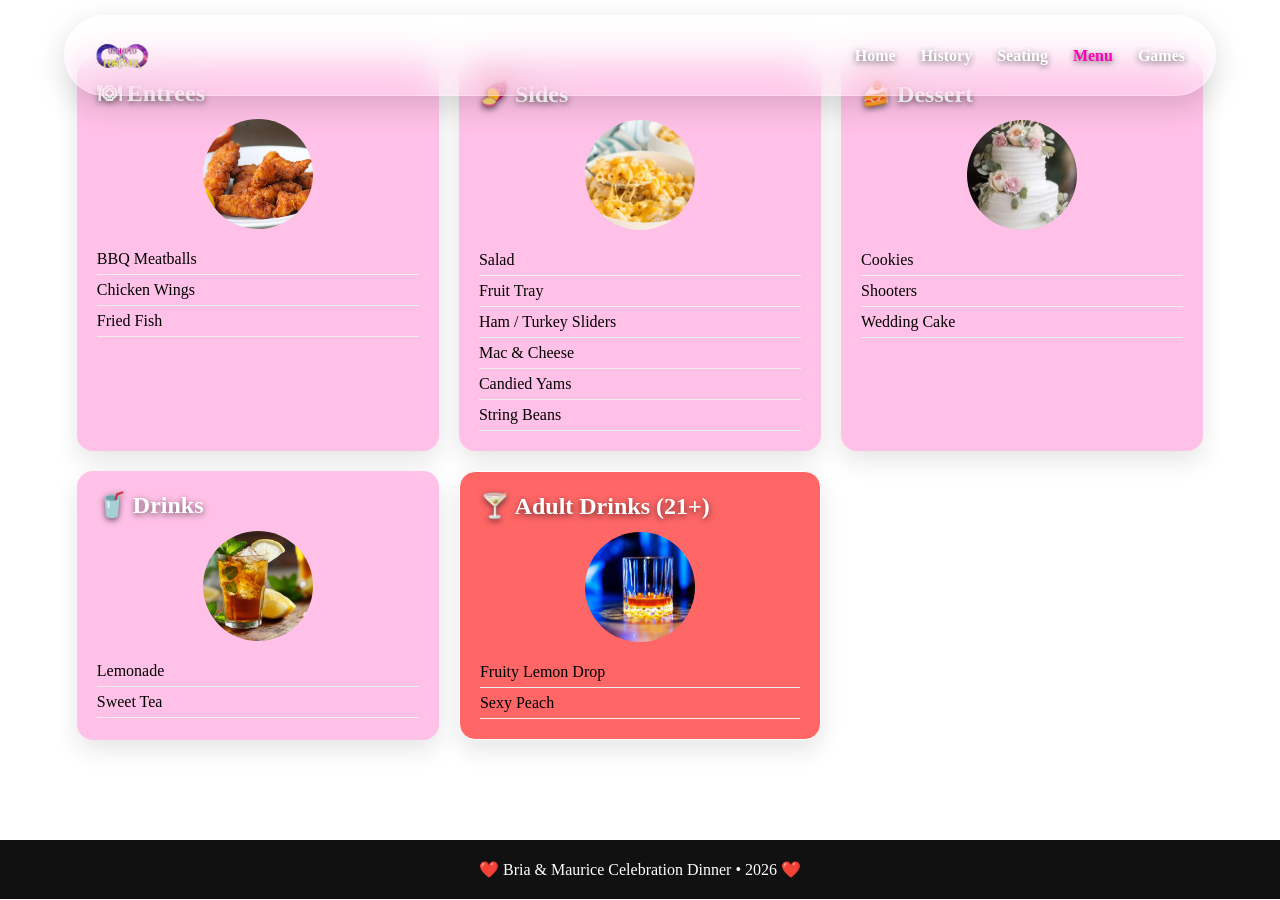
<file: menu.html>
<!DOCTYPE html>
<html lang="en">
<head>
  <meta charset="UTF-8">
  <meta name="viewport" content="width=device-width, initial-scale=1.0">

  <title>Menu - Bria & Maurice</title>
  <link rel="stylesheet" href="css/navbar.css">
  <link rel="stylesheet" href="css/menu.css">
  <link rel="stylesheet" href="css/index.css">
</head>

<body>

<!-- NAV -->
<header class="navbar">

  <a href="index.html" class="logo">
    <img src="images/UsLogo.png" alt="Logo">
  </a>

  <nav class="nav-links">
    <a href="index.html">Home</a>
    <a href="history.html">History</a>
    <a href="seating.html">Seating</a>
    <a href="menu.html" class="active">Menu</a>
    <a href="games.html">Games</a>
  </nav>

</header>

<!-- HERO BANNER -->


<!-- MENU GRID -->
<section class="menu-grid">

  <!-- ENTREES -->
  <div class="menu-card">
    <h2>🍽 Entrees</h2>

    <img
      src="images/entrees.png"
      alt="Entrees"
      class="menu-img"
    >

    <ul>
      <li>BBQ Meatballs</li>
      <li>Chicken Wings</li>
      <li>Fried Fish</li>
    </ul>
  </div>

  <!-- SIDES -->
  <div class="menu-card">
    <h2>🍠 Sides</h2>

    <img
      src="images/sides.png"
      alt="Sides"
      class="menu-img"
    >

    <ul>
      <li>Salad</li>
      <li>Fruit Tray</li>
      <li>Ham / Turkey Sliders</li>
      <li>Mac & Cheese</li>
      <li>Candied Yams</li>
      <li>String Beans</li>
    </ul>
  </div>

  <!-- DESSERT -->
  <div class="menu-card">
    <h2>🍰 Dessert</h2>

    <img
      src="images/dessert.png"
      alt="Dessert"
      class="menu-img"
    >

    <ul>
      <li>Cookies</li>
      <li>Shooters</li>
      <li>Wedding Cake</li>
    </ul>
  </div>

  <!-- DRINKS -->
  <div class="menu-card">
    <h2>🥤 Drinks</h2>

    <img
      src="images/drinks.png"
      alt="Drinks"
      class="menu-img"
    >

    <ul>
      <li>Lemonade</li>
      <li>Sweet Tea</li>
    </ul>
  </div>

  <!-- ADULT DRINKS -->
  <div class="menu-card alcohol">
    <h2>🍸 Adult Drinks (21+)</h2>

    <img
      src="images/alcohol.png"
      alt="Adult Drinks"
      class="menu-img"
    >

    <ul>
      <li>Fruity Lemon Drop</li>
      <li>Sexy Peach</li>
    </ul>
  </div>

</section>

<!-- FOOTER -->
<footer class="footer">
  ❤️ Bria & Maurice Celebration Dinner • 2026 ❤️
</footer>

</body>
</html>
</file>
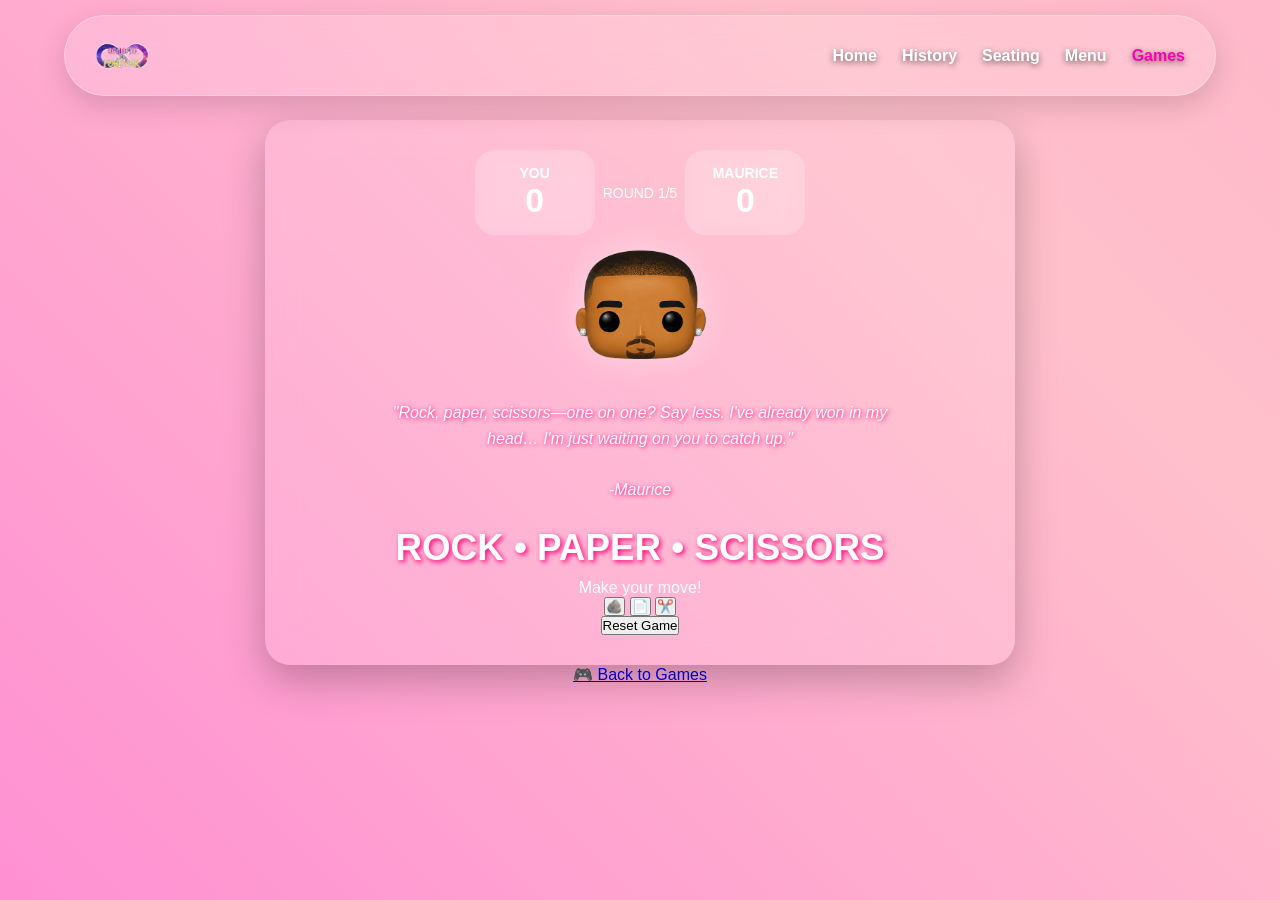
<file: Rock-Paper-Scissors.html>
<!DOCTYPE html>
<html lang="en">

<head>
  <meta charset="UTF-8">
  <meta name="viewport" content="width=device-width, initial-scale=1.0">

  <title>🪨📄✂️ Rock Paper Scissors</title>

  <!-- ONLY YOUR TWO CSS FILES -->
  <link rel="stylesheet" href="css/navbar.css">
  <link rel="stylesheet" href="css/style.css">
</head>

<body class="game-page">

  <!-- NAVBAR -->
  <header class="navbar">

    <a href="index.html" class="logo">
      <img src="images/UsLogo.png" alt="Logo">
    </a>

    <nav class="nav-links">
      <a href="index.html">Home</a>
      <a href="history.html">History</a>
      <a href="seating.html">Seating</a>
      <a href="menu.html">Menu</a>
      <a href="games.html" class="active">Games</a>
    </nav>

  </header>

  <!-- GAME -->
  <div class="game-card">

    <div class="scoreboard">

      <div class="score-box">
        <h3>YOU</h3>
        <span id="playerScore">0</span>
      </div>

      <div class="round-box">
        ROUND <span id="roundNum">1</span>/5
      </div>

      <div class="score-box">
        <h3>MAURICE</h3>
        <span id="cpuScore">0</span>
      </div>

    </div>

    <img src="images/MyFunkoPop.png" class="game-logo" alt="Maurice">

    <p class="game-quote">
      "Rock, paper, scissors—one on one?
      Say less. I've already won in my head…
      I'm just waiting on you to catch up."
      <br><br>
      -Maurice
    </p>

    <h1>ROCK • PAPER • SCISSORS</h1>

    <div class="battle-area" id="status">
      Make your move!
    </div>

    <div class="buttons">
      <button onclick="playerChoice('rock')">🪨</button>
      <button onclick="playerChoice('paper')">📄</button>
      <button onclick="playerChoice('scissors')">✂️</button>
    </div>

    <button id="resetBtn" onclick="resetGame()">
      Reset Game
    </button>

  </div>

  <!-- VICTORY SCREEN -->
  <div class="victory-screen" id="victoryScreen">

    <div class="victory-box">

      <img src="images/MyFunkoPop.png" alt="Winner">

      <h2 id="winnerTitle">Winner</h2>

      <p id="winnerMessage"></p>

      <button onclick="resetGame()">Play Again</button>

    </div>

  </div>

  <!-- BACK BUTTON -->
  <a href="games.html" class="games-home-btn">
    🎮 Back to Games
  </a>

  <!-- JS -->
  <script>
    const status = document.getElementById("status");

    let playerScore = 0;
    let aiScore = 0;
    let round = 1;
    const maxRounds = 5;

    function aiChoice(){
      const choices = ["rock","paper","scissors"];
      return choices[Math.floor(Math.random()*3)];
    }

    function disableButtons(state){
      document.querySelectorAll(".buttons button")
        .forEach(btn => btn.disabled = state);
    }

    async function playerChoice(choice){

      if(round > maxRounds) return;

      disableButtons(true);

      const ai = aiChoice();

      status.innerHTML = "<h2>🪨</h2>";
      await sleep(400);

      status.innerHTML = "<h2>📄</h2>";
      await sleep(400);

      status.innerHTML = "<h2>✂️</h2>";
      await sleep(400);

      status.innerHTML = `
        <div class="choice">${emoji(choice)}</div>
        <div class="vs">VS</div>
        <div class="choice">${emoji(ai)}</div>
      `;

      await sleep(500);

      let result = "";

      if(choice === ai){
        result = "🤝 DRAW";
      } else if(
        (choice==="rock" && ai==="scissors") ||
        (choice==="paper" && ai==="rock") ||
        (choice==="scissors" && ai==="paper")
      ){
        playerScore++;
        result = "🎉 YOU WIN THIS ROUND";
      } else {
        aiScore++;
        result = "😎 MAURICE WINS THIS ROUND";
      }

      document.getElementById("playerScore").textContent = playerScore;
      document.getElementById("cpuScore").textContent = aiScore;

      status.innerHTML += `<div class="winner-banner">${result}</div>`;

      round++;
      document.getElementById("roundNum").textContent = Math.min(round,maxRounds);

      disableButtons(false);

      if(round > maxRounds){
        disableButtons(true);
        setTimeout(showWinner,800);
      }
    }

    function showWinner(){

      let title="", msg="";

      if(playerScore > aiScore){
        title="🏆 CHAMPION";
        msg="You defeated Maurice!";
      } else if(aiScore > playerScore){
        title="😎 MAURICE WINS";
        msg="I am H.I.M.";
      } else {
        title="🤝 TIE";
        msg="Nobody wins today.";
      }

      document.getElementById("winnerTitle").textContent = title;
      document.getElementById("winnerMessage").textContent = msg;

      document.getElementById("victoryScreen").style.display = "flex";
    }

    function emoji(choice){
      if(choice==="rock") return "🪨";
      if(choice==="paper") return "📄";
      return "✂️";
    }

    function sleep(ms){
      return new Promise(resolve => setTimeout(resolve, ms));
    }

    function resetGame(){

      playerScore = 0;
      aiScore = 0;
      round = 1;

      document.getElementById("playerScore").textContent = "0";
      document.getElementById("cpuScore").textContent = "0";
      document.getElementById("roundNum").textContent = "1";

      status.innerHTML = "Make your move!";
      document.getElementById("victoryScreen").style.display = "none";

      disableButtons(false);
    }
  </script>

</body>
</html>
</file>
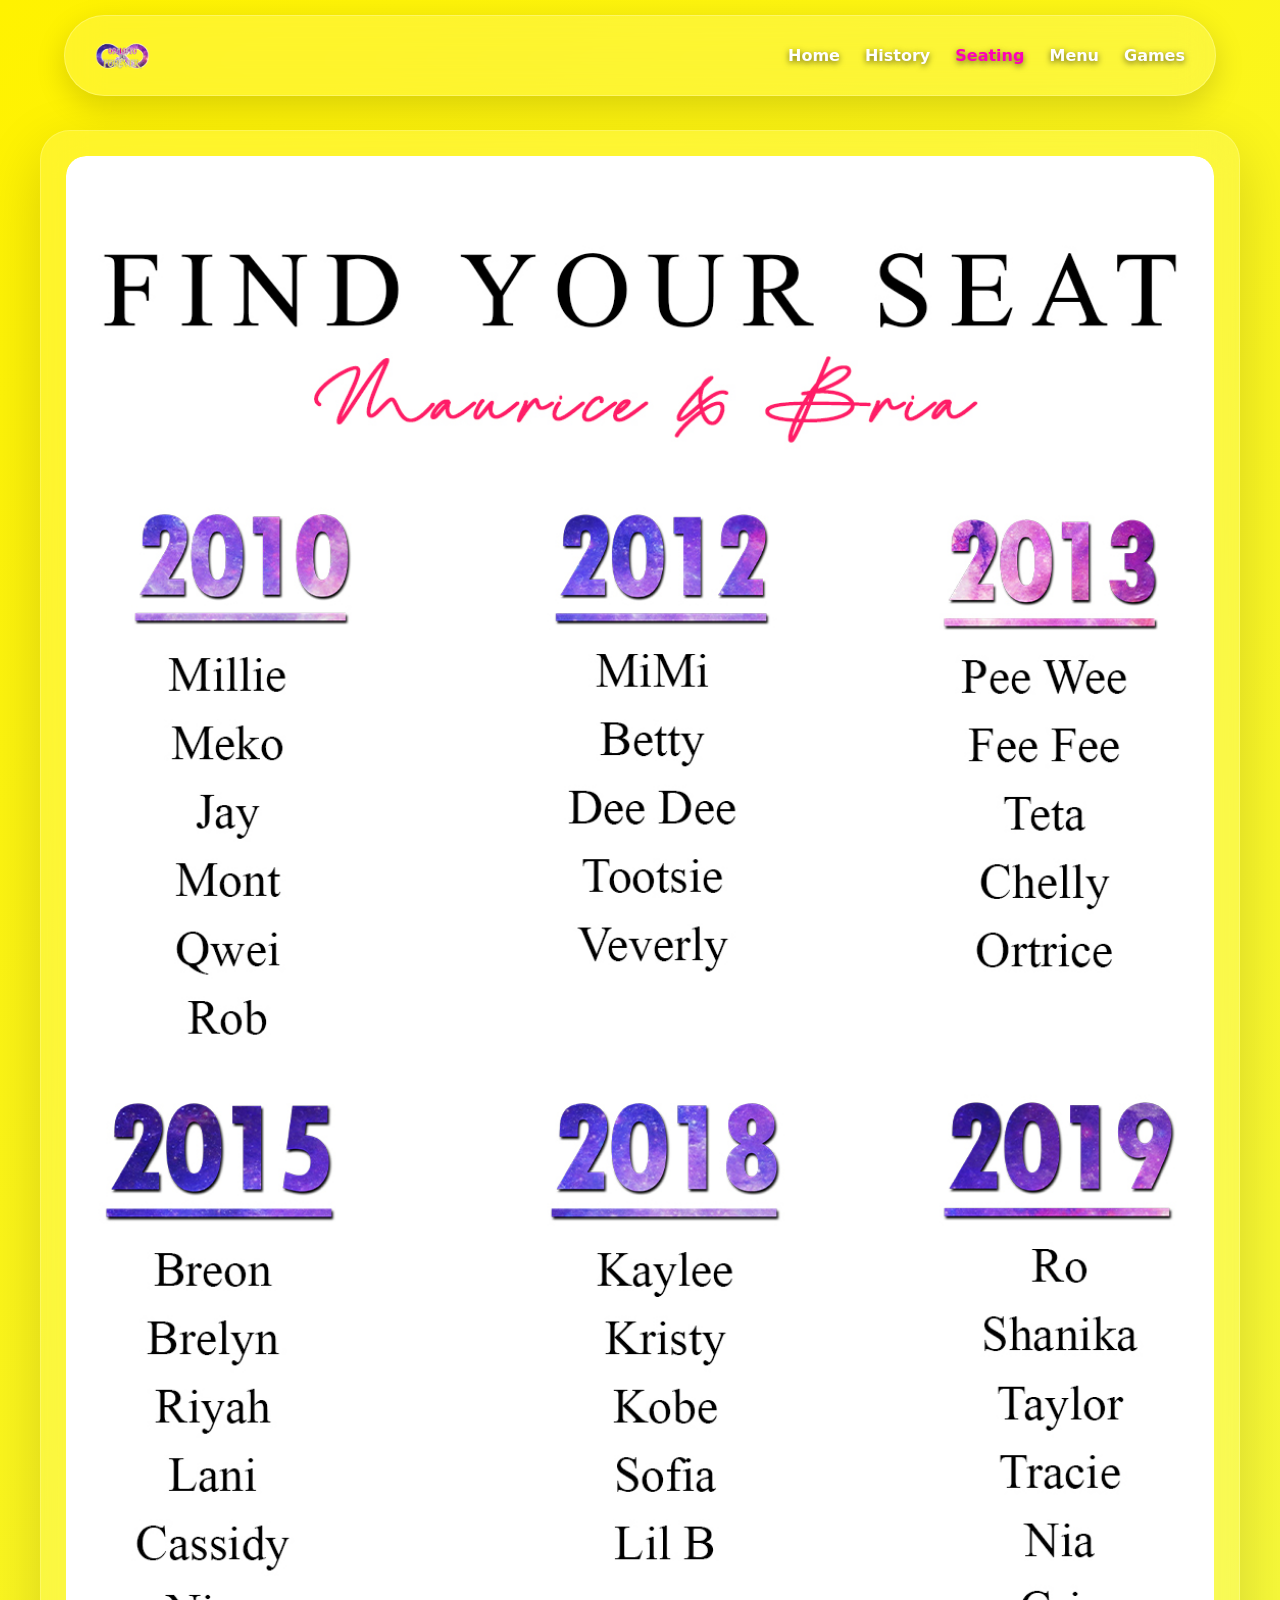
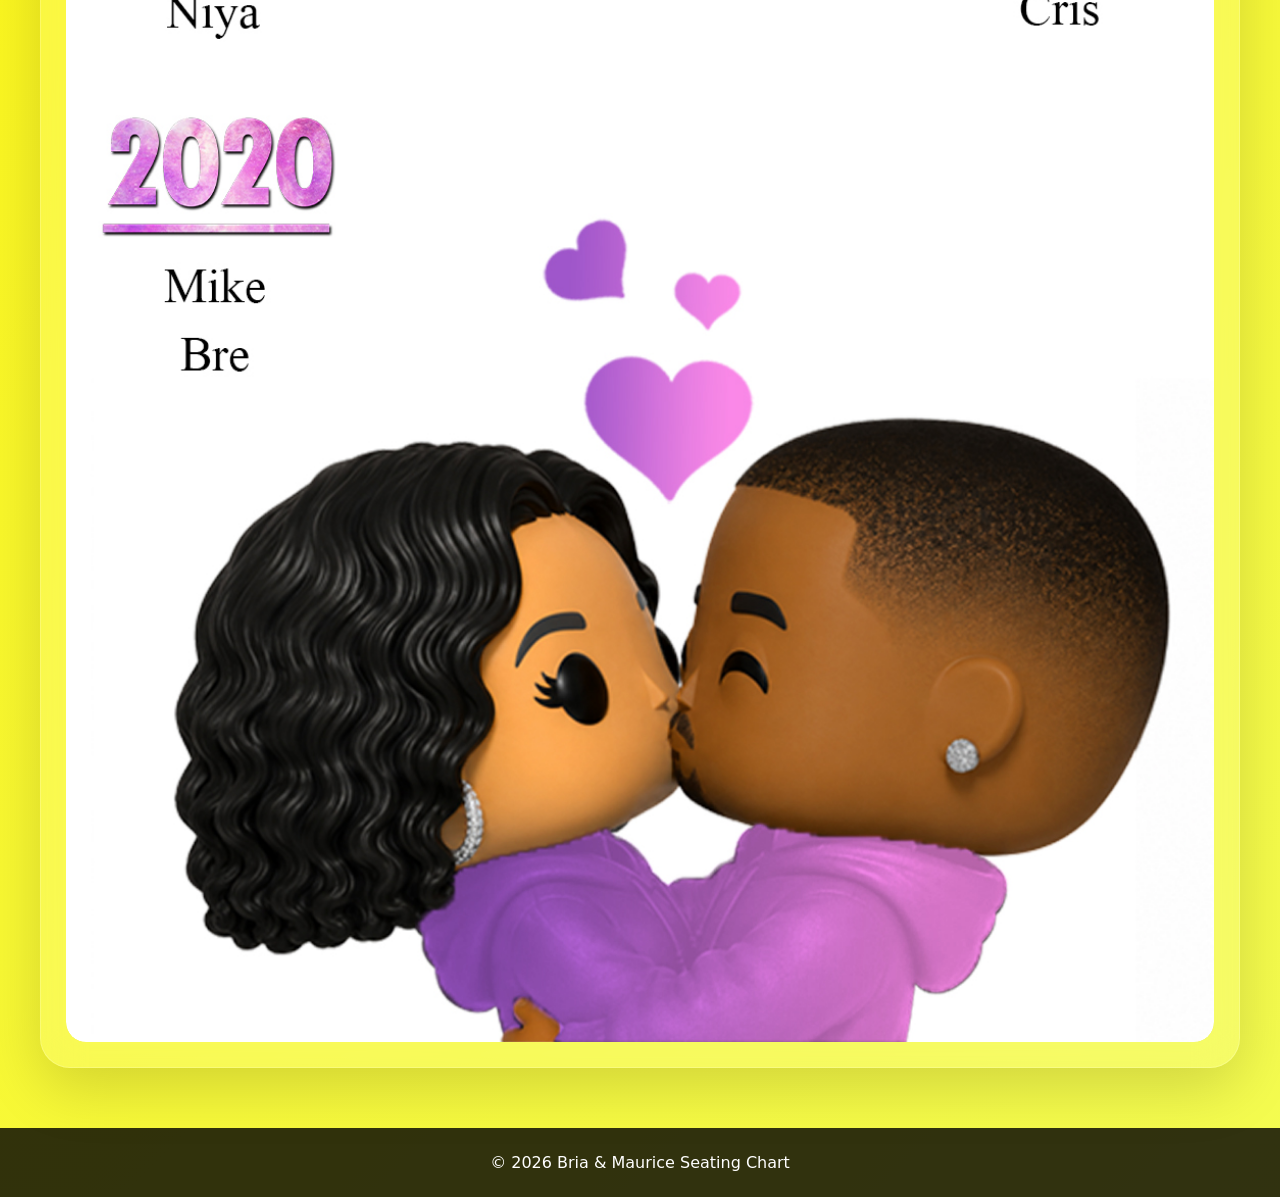
<file: seating.html>
<!DOCTYPE html>
<html lang="en">
<head>
  <meta charset="UTF-8">
  <meta name="viewport" content="width=device-width, initial-scale=1.0">
  <title>Seating - Bria & Maurice</title>
  <link rel="stylesheet" href="css/navbar.css">
  <link rel="stylesheet" href="css/style.css">
  <link rel="stylesheet" href="css/seating.css">
</head>

<body>

<header class="navbar">

  <a href="index.html" class="logo">
    <img src="images/UsLogo.png" alt="Logo">
  </a>

  <nav class="nav-links">
    <a href="index.html">Home</a>
    <a href="history.html">History</a>
    <a href="seating.html" class="active">Seating</a>
    <a href="menu.html">Menu</a>
    <a href="games.html">Games</a>
  </nav>

</header>

<section class="seating-page">

  <div class="seating-inner">

    <div class="seating-chart">
      <img src="images/Seating.jpg" alt="Seating Chart">
    </div>

  </div>

</section>

<footer class="footer">
  © 2026 Bria & Maurice Seating Chart
</footer>

</body>
</html>
</file>
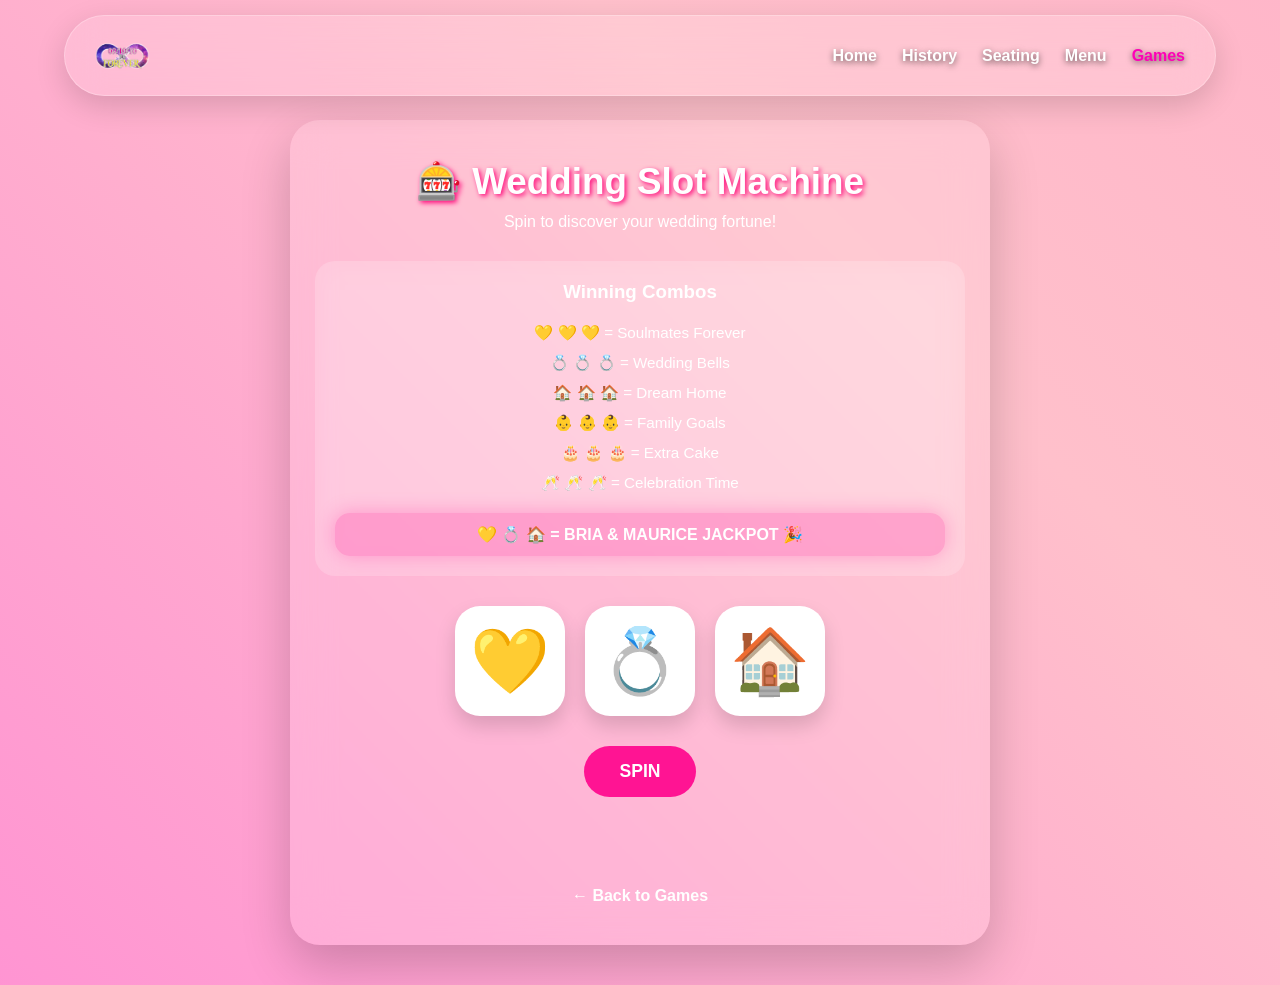
<file: slotmachine.html>
<!DOCTYPE html>
<html lang="en">

<head>
  <meta charset="UTF-8">
  <meta name="viewport" content="width=device-width, initial-scale=1.0">
  <title>⏺</title>
  <link rel="stylesheet" href="css/navbar.css">
  <link rel="stylesheet" href="css/style.css">
</head>

<body class="game-page">

<!-- NAV -->
<header class="navbar">

  <a href="index.html" class="logo">
    <img src="images/UsLogo.png" alt="Logo">
  </a>

  <nav class="nav-links">
    <a href="index.html">Home</a>
    <a href="history.html">History</a>
    <a href="seating.html">Seating</a>
    <a href="menu.html">Menu</a>
    <a href="games.html" class="active">Games</a>
  </nav>

</header>

<style>

body{
  margin:0;
  min-height:100vh;

  display:flex;
  justify-content:center;
  align-items:center;

  font-family:"Poppins",sans-serif;

  background:linear-gradient(
    135deg,
    #ff4fd8,
    #fff066
  );

  padding:20px;
}

.slot-card{
  width:100%;
  max-width:700px;

  background:rgba(255,255,255,.15);
  backdrop-filter:blur(20px);

  border-radius:30px;

  padding:40px 25px;

  text-align:center;

  box-shadow:
    0 20px 50px rgba(0,0,0,.2);
}

h1{
  margin-top:0;
  color:white;
  font-size:3rem;

  text-shadow:
    0 4px 15px rgba(0,0,0,.2);
}

.subtitle{
  color:white;
  margin-bottom:30px;
}

.slots{
  display:flex;
  justify-content:center;
  gap:20px;

  margin:30px 0;
}

.reel{
  width:110px;
  height:110px;

  display:flex;
  justify-content:center;
  align-items:center;

  font-size:4rem;

  background:white;

  border-radius:25px;

  box-shadow:
    0 10px 20px rgba(0,0,0,.15);
}

button{
  border:none;

  padding:15px 35px;

  border-radius:999px;

  font-size:1.1rem;
  font-weight:600;

  cursor:pointer;

  background:#ff1493;
  color:white;

  transition:.3s;
}

button:hover{
  transform:translateY(-3px);
}

#result{
  margin-top:25px;

  min-height:40px;

  font-size:1.2rem;
  font-weight:600;

  color:white;
}

.back-btn{
  display:inline-block;

  margin-top:25px;

  color:white;
  text-decoration:none;

  font-weight:600;
}

@media(max-width:768px){

  h1{
    font-size:2.2rem;
  }

  .reel{
    width:90px;
    height:90px;
    font-size:3rem;
  }

  .slots{
    gap:10px;
  }
}

</style>
</head>

<body>

<div class="slot-card">

  <h1>🎰 Wedding Slot Machine</h1>

  <p class="subtitle">
    Spin to discover your wedding fortune!
  </p>

  <div class="payouts">

  <h3>Winning Combos</h3>

  <div class="combo">💛 💛 💛 = Soulmates Forever</div>
  <div class="combo">💍 💍 💍 = Wedding Bells</div>
  <div class="combo">🏠 🏠 🏠 = Dream Home</div>
  <div class="combo">👶 👶 👶 = Family Goals</div>
  <div class="combo">🎂 🎂 🎂 = Extra Cake</div>
  <div class="combo">🥂 🥂 🥂 = Celebration Time</div>

  <div class="jackpot">
    💛 💍 🏠 = BRIA & MAURICE JACKPOT 🎉
  </div>

</div>

  <div class="slots">
    <div class="reel" id="r1">💛</div>
    <div class="reel" id="r2">💍</div>
    <div class="reel" id="r3">🏠</div>
  </div>

  <button onclick="spinSlots()">
    SPIN
  </button>

  <div id="result"></div>

  <a href="games.html" class="back-btn">
    ← Back to Games
  </a>

</div>

<script>

const symbols = [
  "💛",
  "💍",
  "🏠",
  "👶",
  "🎂",
  "🥂"
];

function spinSlots(){

  const reels = [
    document.getElementById("r1"),
    document.getElementById("r2"),
    document.getElementById("r3")
  ];

  document.getElementById("result").innerHTML = "";

  let spins = 0;

  const interval = setInterval(() => {

    reels.forEach(reel => {
      reel.textContent =
      symbols[Math.floor(Math.random()*symbols.length)];
    });

    spins++;

    if(spins > 15){

      clearInterval(interval);

      const a = reels[0].textContent;
      const b = reels[1].textContent;
      const c = reels[2].textContent;

      checkWin(a,b,c);

    }

  },100);
}

function checkWin(a,b,c){

  let message = "Try Again! 🎲";

  if(a===b && b===c){

    switch(a){

      case "💛":
        message="💛 Soulmates Forever!";
        break;

      case "💍":
        message="💍 Wedding Bells Are Ringing!";
        break;

      case "🏠":
        message="🏠 Dream Home Unlocked!";
        break;

      case "👶":
        message="👶 Family Goals!";
        break;

      case "🎂":
        message="🎂 Extra Cake For You!";
        break;

      case "🥂":
        message="🥂 Time To Celebrate!";
        break;
    }
  }

  if(
    (a==="💍" && b==="💛" && c==="🏠") ||
    (a==="🏠" && b==="💛" && c==="💍")
  ){
    message="🎉 BRIA & MAURICE JACKPOT! 🎉";
  }

  document.getElementById("result").innerHTML = message;
}

</script>

</body>
</html>
</file>
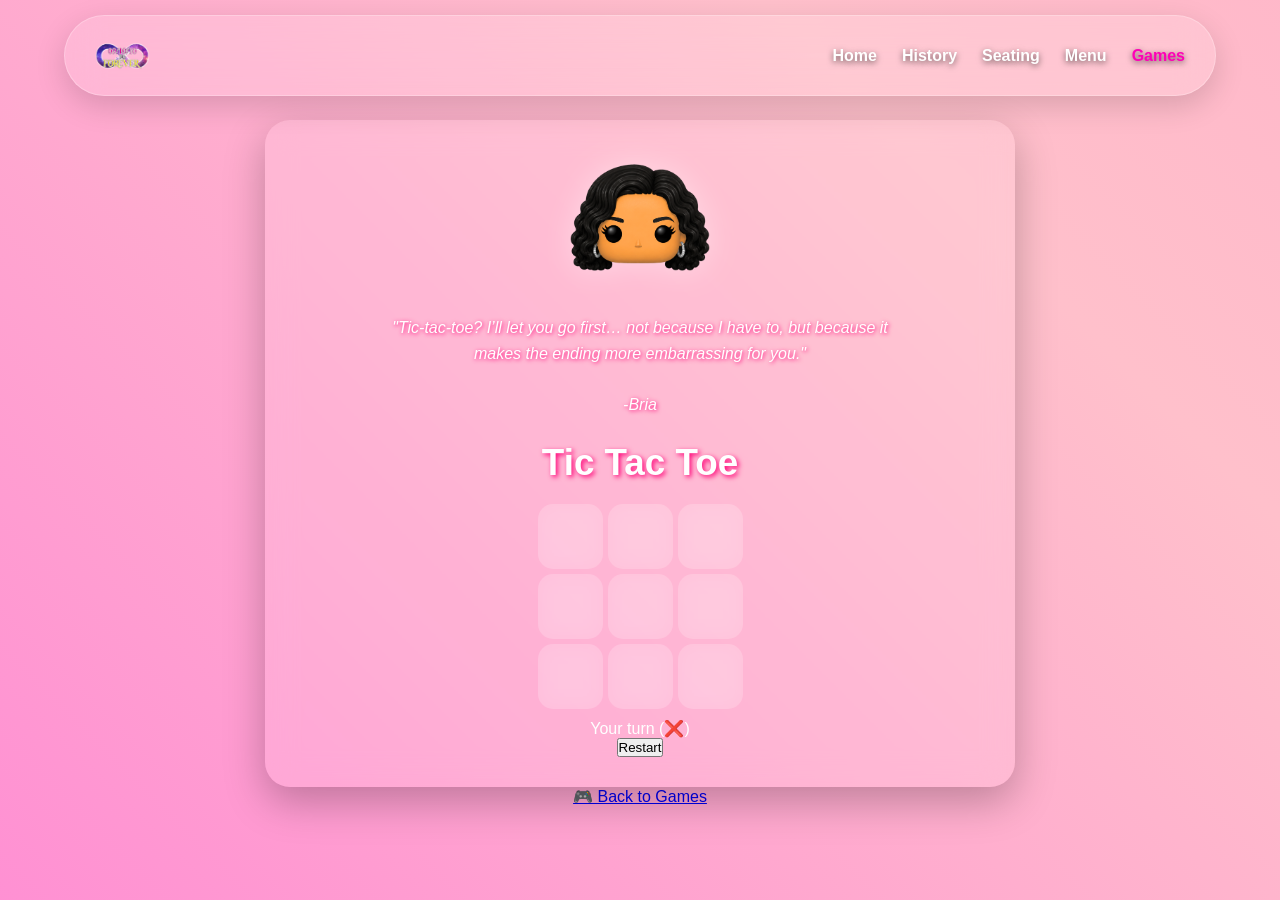
<file: Tik-Tac-Toe.html>
<!DOCTYPE html>
<html lang="en">

<head>
  <meta charset="UTF-8">
  <meta name="viewport" content="width=device-width, initial-scale=1.0">
  <title>⏺</title>
  <link rel="stylesheet" href="css/navbar.css">
  <link rel="stylesheet" href="css/style.css">
</head>

<body class="game-page">

<!-- NAV -->
<header class="navbar">

  <a href="index.html" class="logo">
    <img src="images/UsLogo.png" alt="Logo">
  </a>

  <nav class="nav-links">
    <a href="index.html">Home</a>
    <a href="history.html">History</a>
    <a href="seating.html">Seating</a>
    <a href="menu.html">Menu</a>
    <a href="games.html" class="active">Games</a>
  </nav>

</header>

<div class="game-card">
<img src="images/HerFunkoPop.png" class="game-logo">

<p class="game-quote">
  "Tic-tac-toe? I’ll let you go first… not because I have to, but because it makes the ending more embarrassing for you."
  <br><br>-Bria
</p>

<h1>Tic Tac Toe</h1>

<div id="game"></div>
<div id="status">Your turn (❌)</div>
<button onclick="restartGame()">Restart</button>

<!-- END SCREEN -->
<div class="end-screen" id="endScreen">
  <div class="end-box">
    <div class="end-title" id="endTitle"></div>
    <div class="end-msg" id="endMessage"></div>
    <button onclick="restartGame()">Play Again</button>
  </div>
</div>
</div> <!-- END .game-card -->

<a href="games.html" class="games-home-btn">
  🎮 Back to Games
</a>

<script>
const gameContainer = document.getElementById("game");
const statusText = document.getElementById("status");

const endScreen = document.getElementById("endScreen");
const endTitle = document.getElementById("endTitle");
const endMessage = document.getElementById("endMessage");

let board = ["", "", "", "", "", "", "", "", ""];
let currentPlayer = "❌";
let gameActive = true;

function showEndScreen(title, message) {
  endTitle.textContent = title;
  endMessage.textContent = message;
  endScreen.style.display = "flex";
}

for (let i = 0; i < 9; i++) {
  const cell = document.createElement("div");
  cell.classList.add("cell");
  cell.dataset.index = i;
  cell.addEventListener("click", handleCellClick);
  gameContainer.appendChild(cell);
}

function handleCellClick(e) {
  const index = e.target.dataset.index;

  if (board[index] !== "" || !gameActive) return;

  makeMove(index, "❌");

  if (checkWinner(board, "❌")) {
    gameActive = false;
    showEndScreen("🎉 You Win!", "I wasn't even trying!");
    return;
  }

  if (!board.includes("")) {
    gameActive = false;
    showEndScreen("😐 Draw!", "Nobody wins!");
    return;
  }

  statusText.textContent = "Bria is thinking...";
  setTimeout(cpuMove, 800);
}

function cpuMove() {
  let bestScore = -Infinity;
  let move;

  for (let i = 0; i < 9; i++) {
    if (board[i] === "") {
      board[i] = "💛";
      let score = minimax(board, 0, false, -Infinity, Infinity);
      board[i] = "";

      if (score > bestScore) {
        bestScore = score;
        move = i;
      }
    }
  }

  makeMove(move, "💛");

  if (checkWinner(board, "💛")) {
    gameActive = false;
    showEndScreen("💛 Bria Wins!", "Beauty and Brains 💅");
    return;
  }

  if (!board.includes("")) {
    gameActive = false;
    showEndScreen("😐 Draw!", "Nobody wins!");
    return;
  }

  statusText.textContent = "Your turn (❌)";
}

function makeMove(index, player) {
  board[index] = player;

  const cell = gameContainer.children[index];
  cell.textContent = player;

  if (player === "💛") {
    cell.style.color = "#FFD700";
  } else {
    cell.style.color = "#FFFFFF";
  }
}

function checkWinner(b, p) {
  const winPatterns = [
    [0,1,2],[3,4,5],[6,7,8],
    [0,3,6],[1,4,7],[2,5,8],
    [0,4,8],[2,4,6]
  ];

  return winPatterns.some(pattern =>
    pattern.every(i => b[i] === p)
  );
}

function restartGame() {
  board = ["", "", "", "", "", "", "", "", ""];
  gameActive = true;

  statusText.textContent = "Your turn (❌)";

  [...gameContainer.children].forEach(cell => {
    cell.textContent = "";
    cell.style.color = "white";
  });

  endScreen.style.display = "none";
}

function minimax(newBoard, depth, isMaximizing, alpha, beta) {

  if (checkWinner(newBoard, "💛")) return 10 - depth;
  if (checkWinner(newBoard, "❌")) return depth - 10;
  if (!newBoard.includes("")) return 0;

  if (isMaximizing) {
    let best = -Infinity;

    for (let i = 0; i < 9; i++) {
      if (newBoard[i] === "") {
        newBoard[i] = "💛";

        let score = minimax(
          newBoard,
          depth + 1,
          false,
          alpha,
          beta
        );

        newBoard[i] = "";

        best = Math.max(best, score);
        alpha = Math.max(alpha, score);

        if (beta <= alpha) break;
      }
    }

    return best;

  } else {

    let best = Infinity;

    for (let i = 0; i < 9; i++) {
      if (newBoard[i] === "") {
        newBoard[i] = "❌";

        let score = minimax(
          newBoard,
          depth + 1,
          true,
          alpha,
          beta
        );

        newBoard[i] = "";

        best = Math.min(best, score);
        beta = Math.min(beta, score);

        if (beta <= alpha) break;
      }
    }

    return best;
  }
}
</script>

</body>
</html>
</file>
<file: css/navbar.css>
/* =========================
   GLOBAL GLASS NAVBAR (MASTER)
========================= */

.navbar {
  position: fixed;
  top: 15px;
  left: 50%;
  transform: translateX(-50%);
  width: 90%;
  max-width: 1200px;

  display: flex;
  justify-content: space-between;
  align-items: center;

  padding: 12px 30px;

  background: rgba(255,255,255,.15);
  backdrop-filter: blur(18px);
  -webkit-backdrop-filter: blur(18px);

  border: 1px solid rgba(255,255,255,.25);
  border-radius: 60px;

  box-shadow: 0 10px 30px rgba(0,0,0,.15);
  z-index: 1000;
}

.logo img {
  height: 55px;
  display: block;
}

.nav-links {
  display: flex;
  gap: 25px;
  align-items: center;
}

.nav-links a {
  color: white;
  text-decoration: none;
  font-weight: 600;
  transition: 0.3s;

  /* ✨ shadow added */
  text-shadow: 0 2px 6px rgba(0, 0, 0, 0.6);
}

.nav-links a:hover,
.nav-links a.active {
  color: #ff00b7;
}

/* MOBILE FIX */
@media (max-width: 768px) {
  .nav-links {
    flex-wrap: wrap;
    justify-content: center;
    gap: 12px;
  }

  .logo img {
    height: 45px;
  }

  @media (max-width:768px){

  .navbar{
    padding:12px 18px;
  }

  .logo img{
    height:42px;
  }

  .nav-links{
    gap:12px;
    flex-wrap:wrap;
  }

  .nav-links a{
    height:auto;
    font-size:.9rem;
  }
}
}
</file>
<file: css/style.css>
/* =========================
   GAME PAGE UNIVERSAL CSS
========================= */

*{
  margin:0;
  padding:0;
  box-sizing:border-box;
}

/* =========================
   GAME PAGE
========================= */

#game{
  display:grid !important;
  grid-template-columns:repeat(3,65px);
  gap:5px;
  justify-content:center;
  margin:10px auto;
}

.cell{
  width:65px;
  height:65px;

  display:flex;
  justify-content:center;
  align-items:center;

  background:rgba(255,255,255,.15);
  backdrop-filter:blur(10px);

  border-radius:15px;

  font-size:34px;
  font-weight:bold;
  color:white;

  cursor:pointer;
  transition:.2s;
}

.cell:hover{
  transform:scale(1.05);
  background:rgba(255,255,255,.25);
}

.game-page{
  margin:0;
  min-height:100vh;
  padding:120px 20px 40px;

  display:flex;
  flex-direction:column;
  align-items:center;

  font-family:"Poppins",sans-serif;
  text-align:center;
  color:white;

  background:linear-gradient(
    45deg,
    #ff43e0,
    #ffc0cb,
    #ff80bf
  );

  background-size:400% 400%;
  animation:gradientMove 8s ease infinite;
}

@keyframes gradientMove{
  0%{background-position:0% 50%;}
  50%{background-position:100% 50%;}
  100%{background-position:0% 50%;}
}

.game-logo{
  width:140px;
  margin-bottom:15px;
  filter:drop-shadow(0 0 15px rgba(255,255,255,.4));
}

.game-page h1{
  font-size:2.3rem;
  margin-bottom:10px;
  text-shadow:2px 2px 5px #ff0077;
}

.game-quote{
  max-width:550px;
  margin:10px auto 25px;
  padding:0 15px;
  line-height:1.6;
  font-size:16px;
  font-style:italic;
  text-shadow:1px 1px 4px #ff0077;
}

/* =========================
   GLASS CARD
========================= */

.game-card{
  width:90%;
  max-width:750px;
  padding:30px;
  border-radius:25px;

  background:rgba(255,255,255,.12);
  backdrop-filter:blur(15px);

  box-shadow:0 15px 40px rgba(0,0,0,.25);

  display:flex;
  flex-direction:column;
  align-items:center;
  justify-content:center;
  text-align:center;

  margin:0 auto;
}

/* =========================
   SCOREBOARD
========================= */

.scoreboard{
  display:flex;
  justify-content:space-between;
  align-items:center;
  gap:8px;
}

.score-box{
  min-width:70px;
  padding:8px;
}

.score-box span{
  font-size:24px;
}

.score-box h3{
  font-size:12px;
}

.round-box{
  font-size:14px;
}

.score-box{
  background:rgba(255,255,255,.15);
  backdrop-filter:blur(10px);
  padding:15px 25px;
  border-radius:20px;
  min-width:120px;
}

.score-box h3{
  margin:0;
  font-size:14px;
}

.score-box span{
  font-size:34px;
  font-weight:bold;
}

.middle-box{
  font-size:22px;
  font-weight:bold;
  color:white;
}

.game-status,
.status{
  color:white;
  font-size:22px;
  font-weight:bold;
  margin-bottom:20px;
}

/* =========================
   CARDS
========================= */

.card{
  width:75px;
  height:100px;

  display:flex;
  justify-content:center;
  align-items:center;

  border-radius:20px;

  background:rgba(255,255,255,.18);
  backdrop-filter:blur(10px);

  color:white;
  font-size:28px;
  font-weight:bold;

  cursor:pointer;
  transition:.25s;
}

.card:hover{
  transform:translateY(-8px) scale(1.05);
  box-shadow:0 10px 25px rgba(255,255,255,.3);
}

/* =========================
   BUTTONS
========================= */

.restart-btn,
.game-btn-style{
  margin-top:20px;

  background:#ff43e0;
  color:white;

  border:none;
  border-radius:15px;

  padding:14px 24px;
  font-size:18px;

  cursor:pointer;
  transition:.25s;
}

.restart-btn:hover,
.game-btn-style:hover{
  transform:scale(1.05);
  background:#ff66ff;
}

/* =========================
   POPUP
========================= */

.end-screen,
.victory-screen{
  position:fixed;
  inset:0;

  display:none;
  justify-content:center;
  align-items:center;

  background:rgba(0,0,0,.7);

  z-index:9999;
}

.end-box,
.victory-box{
  background:white;
  color:#333;

  padding:30px;

  border-radius:20px;

  width:90%;
  max-width:320px;

  text-align:center;
}

.end-title{
  color:#ff43e0;
  font-size:28px;
  font-weight:bold;
}

.end-message{
  margin:15px 0;
}

.victory-box h2{
  color:#ff0099;
}

/* =========================
   EXTRA
========================= */

.guess-tracker{
  margin-bottom:20px;
}

.life{
  font-size:28px;
  margin:0 5px;
}

/* =========================
   UNIVERSAL GAME CENTERING
========================= */

canvas{
  display:block;
  margin:20px auto;
  max-width:100%;
  height:auto;
}

#gameCanvas{
  width:100%;
  max-width:350px;
}

.memory-grid,
.cards-grid,
.board,
.game-board{
  display:flex;
  justify-content:center;
  align-items:center;
  margin:0 auto;
}

img{
  max-width:100%;
  height:auto;
}

.payouts{
  margin:25px 0;

  padding:20px;

  background:rgba(255,255,255,.12);

  backdrop-filter:blur(15px);

  border-radius:20px;

  color:white;
}

.payouts h3{
  margin-top:0;
  margin-bottom:15px;
}

.combo{
  padding:6px 0;
  font-size:.95rem;
}

.jackpot{
  margin-top:15px;

  padding:12px;

  border-radius:15px;

  background:rgba(255,20,147,.25);

  font-weight:700;

  box-shadow:
    0 0 20px rgba(255,20,147,.3);
}
</file>
<file: css/index.css>
/* =========================
   HERO SECTION MODERN APP
========================= */
.hero {
  min-height: auto;
  display: flex;
  align-items: center;
  justify-content: center;
  position: relative;
  padding: 120px 8%;
  background-image: url('../images/Reminder.jpg');
  background-size: cover;
  background-position: center;
}

.hero-overlay {
  position: fixed;
  inset: 0;
  background: rgba(0,0,0,0.35);
  backdrop-filter: blur(8px);
}

/* Hero Card */
.hero-inner {
  position: relative;
  z-index: 2;
  display: flex;
  gap: 40px;
  max-width: 1100px;
  align-items: center;
  background: rgba(255, 255, 255, 0.58);
  border-radius: 20px;
  padding: 40px;
  box-shadow: 0 12px 30px rgba(0,0,0,0.25);
  flex-wrap: wrap;
}

.hero-photo img {
  width: 300px;
  max-width: 100%;
  border-radius: 20px;
  object-fit: cover;
  box-shadow: 0 8px 25px rgba(0,0,0,0.2);
  transition: transform 0.3s ease;
}

.hero-photo img:hover {
  transform: scale(1.02);
}

.hero-text {
  flex: 1;
  color: #222;
}

.sub-title {
  font-size: 2.8rem;
  color: #fffb00;
  margin-bottom: 10px;
  font-weight: bold;
}

.hero-text h1 {
  font-size: 18px;
  color: #ff00dd;
  margin-bottom: 20px;
  font-family: cursive;
}

.welcome-text {
  font-size: 16px;
  line-height: 1.8;
}

/* MOBILE */
@media (max-width: 900px) {
  .hero-inner {
    flex-direction: column;
    text-align: center;
    padding: 30px;
  }

  .hero-photo img {
    width: 240px;
    margin-bottom: 20px;
  }

  .hero-text h1 {
    font-size: 2.2rem;
  }
}

@media (max-width: 500px) {
  .hero-photo img {
    width: 180px;
  }

  .hero-text h1 {
    font-size: 1.8rem;
  }

  .sub-title {
    font-size: 16px;
  }

  .welcome-text {
    font-size: 14px;
  }

}
</file>
<file: css/history.css>
/* =========================
   RESET
========================= */

*{
  margin:0;
  padding:0;
  box-sizing:border-box;
}

html,
body{
  scroll-snap-type:y mandatory;
  scroll-behavior:smooth;
}

/* =========================
   HISTORY PAGE
========================= */

.history-page{
  font-family:"Poppins",sans-serif;
  color:white;

  background:linear-gradient(
    -45deg,
    #d0ff00,
    #ff00e1,
    #d0ff00,
    #ff00d4
  );

  background-size:400% 400%;
  animation:gradientMove 12s ease infinite;
}

@keyframes gradientMove{
  0%{background-position:0% 50%;}
  50%{background-position:100% 50%;}
  100%{background-position:0% 50%;}
}

.history-page::before{
  content:"";

  position:fixed;
  inset:0;

  background-image:
    radial-gradient(rgba(255,255,255,.8) 1px, transparent 1px);

  background-size:40px 40px;

  opacity:.12;

  pointer-events:none;
  z-index:0;
}

/* =========================
   HERO
========================= */

.hero{
  min-height:25vh;

  display:flex;
  flex-direction:column;
  justify-content:center;
  align-items:center;

  text-align:center;

  padding:100px 10px 30px;

  position:relative;
  z-index:2;

  scroll-snap-align:start;
  scroll-snap-stop:always;
}

.hero h1{
  font-size:4rem;
  margin-bottom:10px;
}

.hero-years{
  font-size:1.5rem;
  margin-bottom:25px;
}

.hero-text{
  max-width:850px;
  line-height:1.8;
  font-size:1.05rem;
}

/* =========================
   TIMELINE
========================= */

.timeline{
  position:relative;
  z-index:2;
}

.timeline::before{
  content:"";

  position:absolute;

  left:50%;
  top:0;
  bottom:0;

  width:4px;

  transform:translateX(-50%);

  background:white;

  opacity:.4;
}

/* =========================
   YEAR SLIDES
========================= */

.year-slide{
  min-height:100vh;

  display:grid;
  grid-template-columns:1fr 1fr;
  align-items:center;

  gap:50px;

  width:min(92%,1100px);

  margin:0 auto;

  padding:40px;

  position:relative;

  scroll-snap-align:start;
  scroll-snap-stop:always;
}

/* =========================
   IMAGE
========================= */

.year-image{
  width:100%;
  max-width:450px;

  margin:auto;

  aspect-ratio:9/16;

  overflow:hidden;

  border-radius:35px;

  box-shadow:
    0 20px 50px rgba(0,0,0,.25);
}

.year-image img{
  width:100%;
  height:100%;

  object-fit:cover;
  object-position:center;

  display:block;

  transition:.6s;
}

.year-slide:hover img{
  transform:scale(1.05);
}

/* =========================
   CONTENT
========================= */

.year-content{
  background:rgba(255,255,255,.15);

  backdrop-filter:blur(20px);
  -webkit-backdrop-filter:blur(20px);

  border:1px solid rgba(255,255,255,.25);

  padding:40px;

  border-radius:35px;

  box-shadow:
    0 20px 50px rgba(0,0,0,.15);
}

.year-content h2{
  font-size:5rem;
  line-height:1;

  margin-bottom:20px;

  background:
    linear-gradient(
      45deg,
      white,
      #ffe5f7
    );

  -webkit-background-clip:text;
  -webkit-text-fill-color:transparent;
}

.year-content p{
  font-size:1.15rem;
  line-height:1.8;
}

/* =========================
   FOREVER
========================= */

.future-slide{
  min-height:100vh;

  display:flex;
  flex-direction:column;
  justify-content:center;
  align-items:center;

  text-align:center;

  padding:40px;

  scroll-snap-align:start;
  scroll-snap-stop:always;

  position:relative;
  z-index:2;
}

.future-slide h2{
  font-size:5rem;
  margin-bottom:20px;
}

.future-slide p{
  max-width:800px;
  line-height:1.9;
  font-size:1.15rem;
}

/* =========================
   FOOTER
========================= */

.footer{
  text-align:center;
  padding:30px;

  background:rgba(0,0,0,.75);

  color:white;
}

/* =========================
   MOBILE
========================= */

@media(max-width:768px){

  .timeline::before{
    display:none;
  }

  .hero{
    padding:180px 20px 60px;
  }

  .hero h1{
    font-size:2.5rem;
  }

  .hero-years{
    font-size:1.1rem;
  }

  .hero-text{
    font-size:.95rem;
  }

  .year-slide{
    min-height:100vh;

    display:flex;
    flex-direction:column;
    justify-content:center;

    gap:25px;

    width:95%;

    padding:25px;
  }

  .year-image{
    max-width:350px;
  }

  .year-content{
    width:100%;
    padding:25px;
  }

  .year-content h2{
    font-size:3.5rem;
    text-align:center;
  }

  .year-content p{
    text-align:center;
    font-size:1rem;
  }

  .future-slide h2{
    font-size:3rem;
  }

  .future-slide p{
    font-size:1rem;
  }

  
}
</file>
<file: css/loverun.css>
*{
  margin:0;
  padding:0;
  box-sizing:border-box;
  -webkit-tap-highlight-color:transparent;
}

body.game-page{
  font-family:"Poppins",sans-serif;

  background:linear-gradient(
    135deg,
    #ff4fd8,
    #fff066
  );

  background-size:200% 200%;
  animation:bgMove 10s ease infinite;

  min-height:100vh;

  padding-top:110px;
  padding-bottom:40px;
}

@keyframes bgMove{
  0%{background-position:0% 50%;}
  50%{background-position:100% 50%;}
  100%{background-position:0% 50%;}
}

/* HERO */

.game-hero{
  width:95%;
  max-width:900px;

  margin:20px auto 25px;

  background:rgba(255,255,255,.15);
  backdrop-filter:blur(20px);

  border-radius:30px;
  padding:25px;

  text-align:center;

  color:white;

  box-shadow:
    0 20px 60px rgba(0,0,0,.25);
}

.hero-image{
  width:220px;
  max-width:80%;

  display:block;
  margin:0 auto 15px;
}

.game-hero h1{
  font-size:2.4rem;
  margin-bottom:10px;
}

.game-hero p{
  max-width:700px;
  margin:auto;

  line-height:1.6;
}

/* CARDS */

.screen{
  width:95%;
  max-width:900px;

  margin:0 auto 25px;

  background:rgba(255,255,255,.15);
  backdrop-filter:blur(20px);

  border-radius:30px;
  padding:25px;

  text-align:center;
  color:white;

  box-shadow:
    0 20px 60px rgba(0,0,0,.25);
}

.character-grid{
  display:flex;
  justify-content:center;
  gap:20px;

  flex-wrap:wrap;

  margin:20px 0;
}

.character{
  width:160px;

  padding:15px;

  border-radius:20px;

  background:rgba(255,255,255,.15);

  border:3px solid transparent;

  cursor:pointer;
  transition:.25s;
}

.character:hover{
  transform:translateY(-5px);
}

.character.selected{
  border-color:#ff1493;

  box-shadow:
    0 0 20px rgba(255,20,147,.8);
}

.character img{
  width:100%;
  height:160px;

  object-fit:contain;
}

/* SCORE */

.score{
  font-size:1.3rem;
  margin-bottom:15px;
}

/* GAME */

canvas{
  display:block;

  width:100%;
  max-width:800px;
  height:auto;

  margin:0 auto 20px;

  background:white;

  border-radius:20px;

  box-shadow:
    0 10px 30px rgba(0,0,0,.15);
}

/* BUTTONS */

button{
  margin-top:15px;

  padding:14px 28px;

  border:none;
  border-radius:999px;

  background:#ff1493;
  color:white;

  font-weight:bold;
  cursor:pointer;

  transition:.25s;
}

button:hover{
  transform:scale(1.05);
  background:#ff2da8;
}

/* HIDDEN */

.hidden{
  display:none !important;
}

/* MOBILE */

@media(max-width:768px){

  .hero-image{
    width:170px;
  }

  .game-hero h1{
    font-size:1.9rem;
  }

  .screen{
    padding:18px;
  }

  .character{
    width:140px;
  }

  .character img{
    height:130px;
  }

  button{
    width:100%;
  }
}
</file>
<file: css/menu.css>
/* RESET */
* {
  margin: 0;
  padding: 0;
  box-sizing: border-box;
}



/* =========================
   MENU GRID
========================= */

.menu-grid {
  display: grid;
  grid-template-columns: repeat(3, 1fr);
  gap: 20px;
  padding: 60px 6%;
}

/* CARD */
.menu-card {
  background: rgb(255, 193, 231);
  border-radius: 16px;
  padding: 20px;

  box-shadow: 0 10px 25px rgba(0,0,0,0.1);
  transition: 0.3s;
}

.menu-card:hover {
  transform: translateY(-5px);
}

.menu-card h2 {
  margin-bottom: 12px;
  color: #fff;
  text-shadow: 0 2px 6px rgba(0, 0, 0, 0.6);

}

/* IMAGE FIX */
.menu-img {
  width: 110px;
  height: 110px;
  object-fit: cover;
  border-radius: 50%;
  display: block;
  margin: 0 auto 15px;
}

/* LIST */
.menu-card ul {
  list-style: none;
}

.menu-card li {
  padding: 6px 0;
  border-bottom: 1px solid #eee;
}

/* ALCOHOL CARD */
.menu-card.alcohol {
  background: rgba(255,0,0,0.6);
  border: 1px solid white;
}

/* FOOTER */
.footer {
  text-align: center;
  padding: 20px;
  background: #111;
  color: white;
  margin-top: 40px;
}

/* =========================
   MOBILE FIX
========================= */

@media (max-width: 600px) {

  .menu-grid {
    grid-template-columns: 1fr;
    padding: 30px 20px;
  }

  .hero-content h1 {
    font-size: 2rem;
  }

  .nav-links {
    gap: 12px;
    flex-wrap: wrap;
    justify-content: center;
  }

}
</file>
<file: css/seating.css>
*{
  margin:0;
  padding:0;
  box-sizing:border-box;
}

html{
  scroll-behavior:smooth;
}

body{
  font-family:system-ui,-apple-system,Segoe UI,Roboto,sans-serif;

  background:linear-gradient(
    -45deg,
    #eeff00,
    #ff80bf,
    #f0ff6c,
    #fff200
  );

  background-size:400% 400%;
  animation:gradientMove 10s ease infinite;

  color:#222;
  min-height:100vh;

  padding-top:110px;
}

@keyframes gradientMove{
  0%{background-position:0% 50%;}
  50%{background-position:100% 50%;}
  100%{background-position:0% 50%;}
}

/* =========================
   PAGE
========================= */

.seating-page{
  min-height:calc(100vh - 180px);

  padding:20px;
  display:flex;
  justify-content:center;
  align-items:flex-start;
}

.seating-inner{
  width:100%;
  max-width:1200px;

  background:rgba(255,255,255,.15);

  backdrop-filter:blur(20px);
  -webkit-backdrop-filter:blur(20px);

  border:1px solid rgba(255,255,255,.2);

  border-radius:30px;

  padding:25px;

  box-shadow:0 20px 60px rgba(0,0,0,.15);
}

/* =========================
   SEATING CHART
========================= */

.seating-chart{
  overflow:auto;
  border-radius:20px;
}

.seating-chart img{
  width:100%;
  display:block;

  border-radius:20px;

  box-shadow:0 10px 30px rgba(0,0,0,.15);
}

/* =========================
   FOOTER
========================= */

.footer{
  text-align:center;

  padding:25px;

  background:rgba(0,0,0,.8);

  color:white;

  margin-top:40px;
}

/* =========================
   TABLET
========================= */

@media(max-width:900px){
  .seating-inner{
    padding:18px;
  }
}

/* =========================
   MOBILE
========================= */

@media(max-width:768px){

  .seating-page{
    padding:15px;
  }

  .seating-inner{
    padding:15px;
    border-radius:20px;
  }

  .seating-chart img{
    border-radius:15px;
  }
}
</file>
